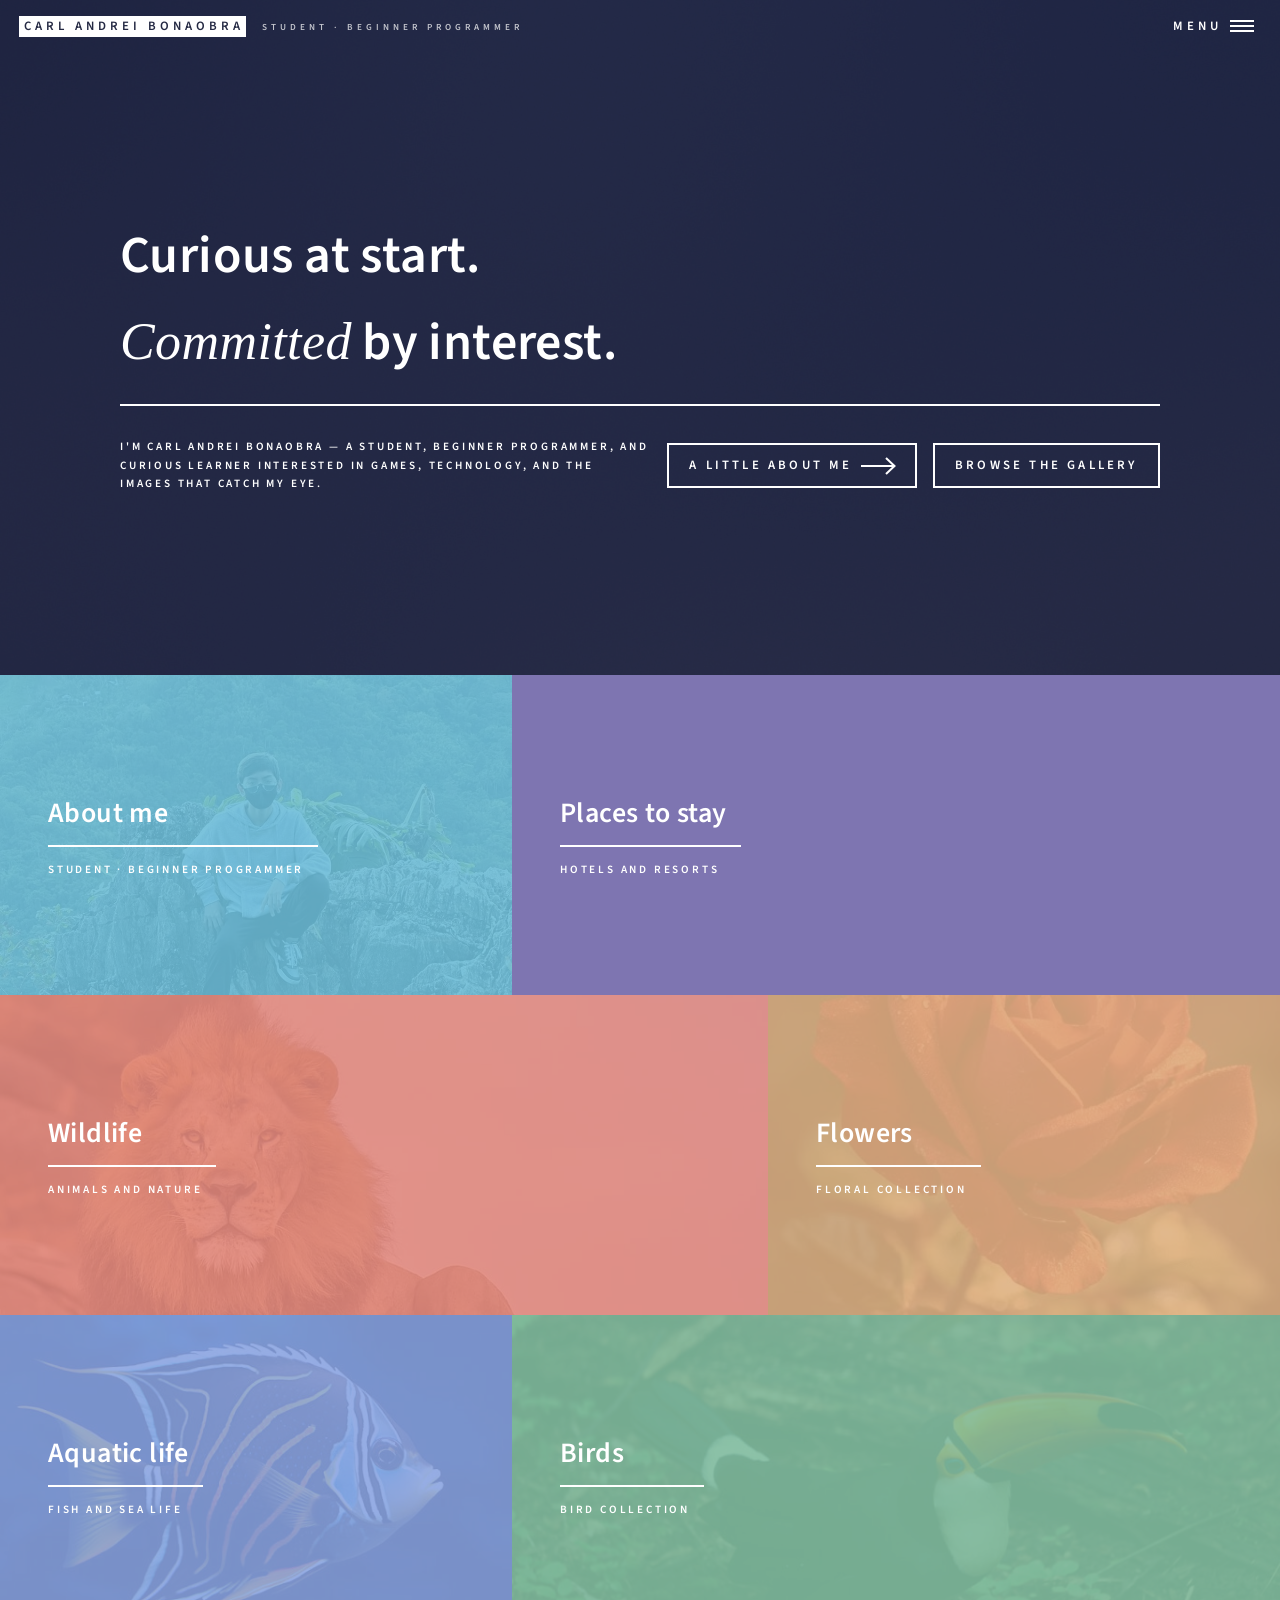
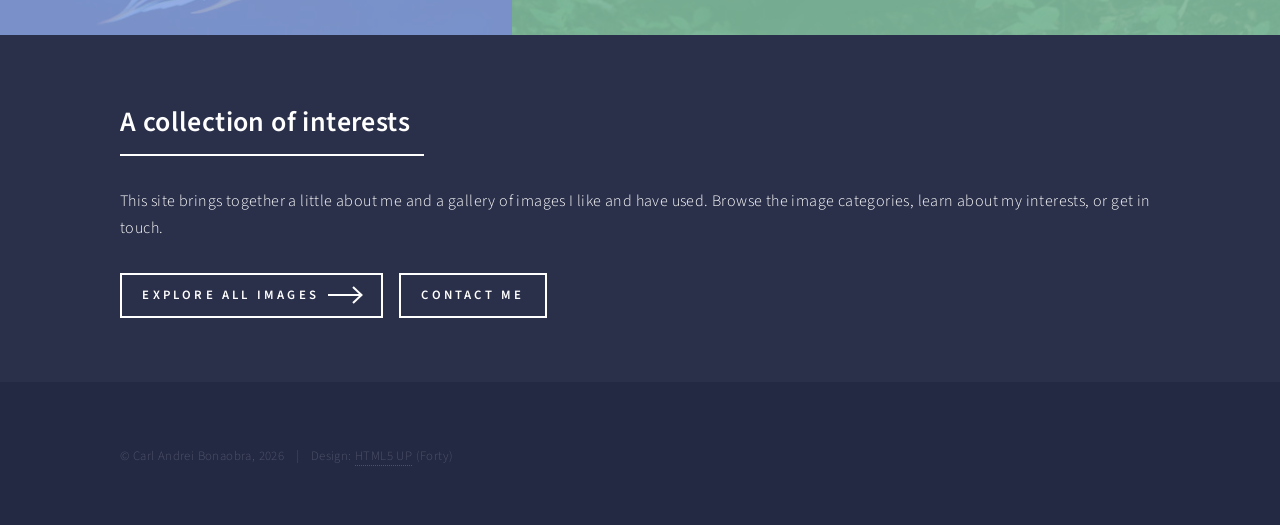
<file: index.html>
<!DOCTYPE HTML>
<html lang="en">
<head>
<title>Home — Carl Andrei Bonaobra</title>
<meta charset="utf-8">
<meta name="viewport" content="width=device-width, initial-scale=1">
<meta name="description" content="The personal website and image collection of Carl Andrei Bonaobra.">
<link rel="stylesheet" href="assets/css/main.css">
<link rel="stylesheet" href="assets/css/site-overrides.css">
<noscript><link rel="stylesheet" href="assets/css/noscript.css"></noscript>

</head>
<body class="is-preload">
<div id="wrapper">
<header id="header" class="alt">
<a href="index.html" class="logo"><strong>Carl Andrei Bonaobra</strong> <span>Student · Beginner Programmer</span></a>
<nav><a href="#menu">Menu</a></nav>
</header>
<nav id="menu">
<ul class="links"><li><a href="index.html" aria-current="page">Home</a></li><li><a href="portfolio.html" >Gallery</a></li><li><a href="about.html" >About</a></li><li><a href="contact.html" >Contact</a></li></ul>
<ul class="actions stacked"><li><a href="portfolio.html" class="button primary fit">Explore the gallery</a></li><li><a href="contact.html" class="button fit">Get in touch</a></li></ul>
</nav>

<section id="banner" class="major">
<div class="inner">
<header class="major"><h1>Curious at start.<br><em>Committed</em> by interest.</h1></header>
<div class="content"><p>I'm Carl Andrei Bonaobra — a student, beginner programmer, and curious learner interested in games, technology, and the images that catch my eye.</p>
<ul class="actions"><li><a href="about.html" class="button next scrolly">A little about me</a></li><li><a href="portfolio.html" class="button">Browse the gallery</a></li></ul></div>
</div></section>
<div id="main">
<section id="one" class="tiles">
<article><span class="image"><img src="assets/img/site/drei.jpg" alt="Portrait of Carl Andrei Bonaobra"></span><header class="major"><h3><a href="about.html" class="link">About me</a></h3><p>Student · Beginner Programmer</p></header></article>
<article><span class="image"><img src="assets/img/site/ROKU KYOTO.jpg" alt="ROKU KYOTO resort"></span><header class="major"><h3><a href="portfolio.html#hotels" class="link">Places to stay</a></h3><p>Hotels and resorts</p></header></article>
<article><span class="image"><img src="assets/img/site/lion.jpg" alt="Lion"></span><header class="major"><h3><a href="portfolio.html#mammals" class="link">Wildlife</a></h3><p>Animals and nature</p></header></article>
<article><span class="image"><img src="assets/img/site/Rose.jpg" alt="Rose"></span><header class="major"><h3><a href="portfolio.html#flowers" class="link">Flowers</a></h3><p>Floral collection</p></header></article>
<article><span class="image"><img src="assets/img/site/Angelfish.jpg" alt="Angelfish"></span><header class="major"><h3><a href="portfolio.html#fish" class="link">Aquatic life</a></h3><p>Fish and sea life</p></header></article>
<article><span class="image"><img src="assets/img/site/toucan.jpg" alt="Toucan"></span><header class="major"><h3><a href="portfolio.html#birds" class="link">Birds</a></h3><p>Bird collection</p></header></article>
</section>
<section id="two"><div class="inner"><header class="major"><h2>A collection of interests</h2></header>
<p>This site brings together a little about me and a gallery of images I like and have used. Browse the image categories, learn about my interests, or get in touch.</p>
<ul class="actions"><li><a href="portfolio.html" class="button next">Explore all images</a></li><li><a href="contact.html" class="button">Contact me</a></li></ul></div></section>
</div>
<footer id="footer"><div class="inner">
<ul class="copyright"><li>© Carl Andrei Bonaobra, 2026</li><li>Design: <a href="https://html5up.net">HTML5 UP</a> (Forty)</li></ul>
</div></footer>
</div>
<script src="assets/js/jquery.min.js"></script>
<script src="assets/js/jquery.scrolly.min.js"></script>
<script src="assets/js/jquery.scrollex.min.js"></script>
<script src="assets/js/browser.min.js"></script>
<script src="assets/js/breakpoints.min.js"></script>
<script src="assets/js/util.js"></script>
<script src="assets/js/main.js"></script>
<script src="assets/js/site.js"></script>

</body></html>
</file>
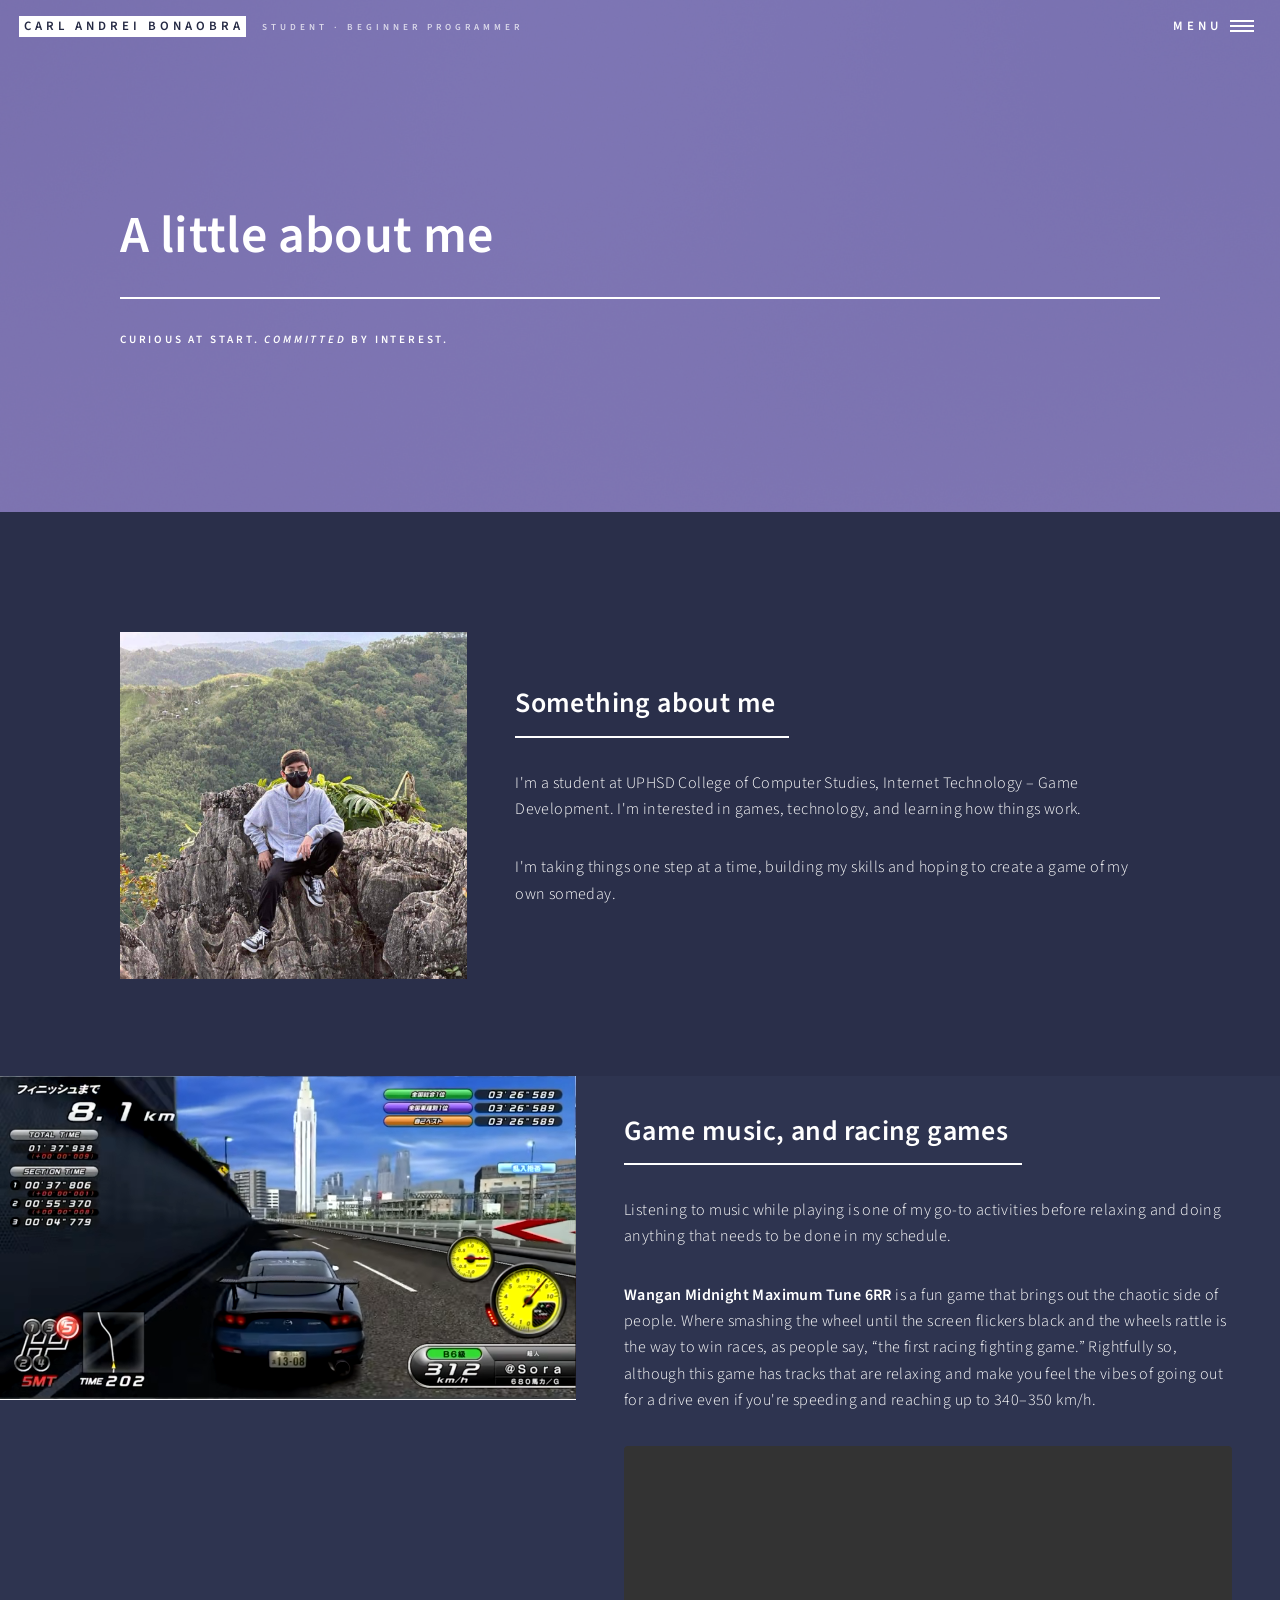
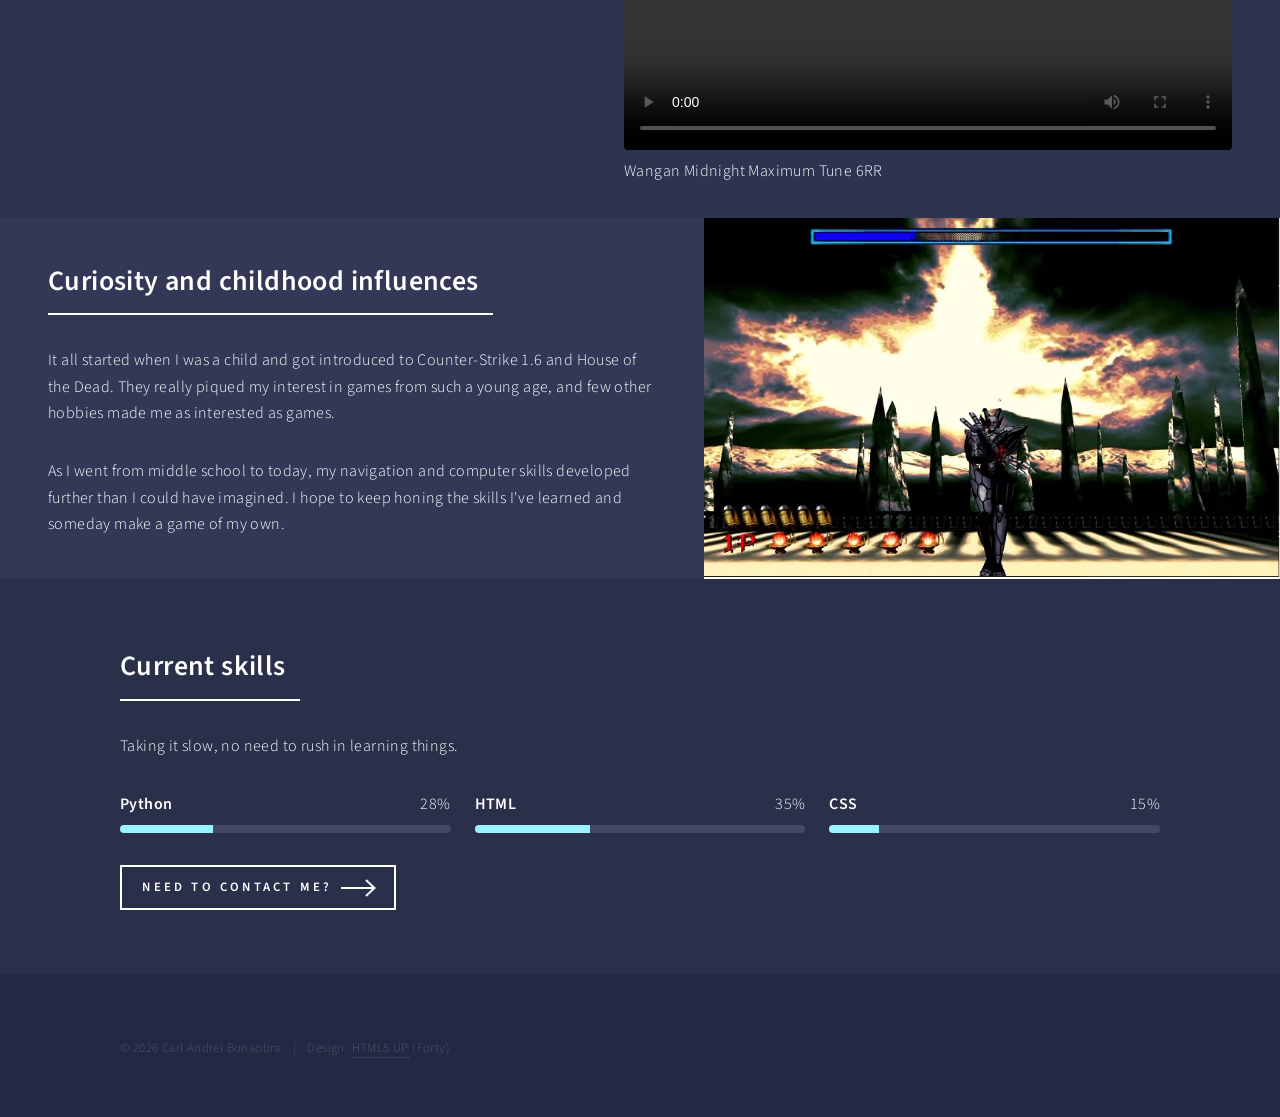
<file: about.html>
<!DOCTYPE HTML>
<html lang="en">
<head>
<title>About — Carl Andrei Bonaobra</title>
<meta charset="utf-8">
<meta name="viewport" content="width=device-width, initial-scale=1">
<meta name="description" content="The personal website and image collection of Carl Andrei Bonaobra.">
<link rel="stylesheet" href="assets/css/main.css">
<link rel="stylesheet" href="assets/css/site-overrides.css">
<noscript><link rel="stylesheet" href="assets/css/noscript.css"></noscript>

</head>
<body class="is-preload">
<div id="wrapper">
<header id="header" class="alt">
<a href="index.html" class="logo"><strong>Carl Andrei Bonaobra</strong> <span>Student · Beginner Programmer</span></a>
<nav><a href="#menu">Menu</a></nav>
</header>
<nav id="menu">
<ul class="links"><li><a href="index.html" >Home</a></li><li><a href="portfolio.html" >Gallery</a></li><li><a href="about.html" aria-current="page">About</a></li><li><a href="contact.html" >Contact</a></li></ul>
<ul class="actions stacked"><li><a href="portfolio.html" class="button primary fit">Explore the gallery</a></li><li><a href="contact.html" class="button fit">Get in touch</a></li></ul>
</nav>

<section id="banner" class="style2"><div class="inner"><header class="major"><h1>A little about me</h1></header><div class="content"><p>Curious at start. <em>Committed</em> by interest.</p></div></div></section>
<div id="main">
<section class="inner"><div class="about-layout">
<div class="about-photo"><img src="assets/img/site/drei.jpg" alt="Portrait of Carl Andrei Bonaobra"></div>
<div><header class="major"><h2>Something about me</h2></header>
<p>I'm a student at UPHSD College of Computer Studies, Internet Technology – Game Development. I'm interested in games, technology, and learning how things work.</p>
<p>I'm taking things one step at a time, building my skills and hoping to create a game of my own someday.</p></div></div></section>
<section class="spotlights">
<section><a href="portfolio.html" class="image"><img src="assets/img/site/wmmt.jpg" alt="A resort image from the gallery" data-position="center center"></a><div class="content"><div class="inner"><header class="major"><h2>Game music, and racing games</h2></header>
<p>Listening to music while playing is one of my go-to activities before relaxing and doing anything that needs to be done in my schedule.</p>
<p><strong>Wangan Midnight Maximum Tune 6RR</strong> is a fun game that brings out the chaotic side of people. Where smashing the wheel until the screen flickers black and the wheels rattle is the way to win races, as people say, “the first racing fighting game.” Rightfully so, although this game has tracks that are relaxing and make you feel the vibes of going out for a drive even if you're speeding and reaching up to 340–350 km/h.</p>
<div class="video-embed" style="margin-top:1.5rem;">
  <video controls preload="metadata" playsinline style="display:block;width:100%;height:auto;border-radius:0.25rem;">
    <source src="assets/video/wmmt6rr.mp4" type="video/mp4">
    Your browser does not support HTML5 video.
  </video>
  <p class="video-caption" style="margin-top:.5rem;"><small>Wangan Midnight Maximum Tune 6RR</small></p>
</div></div></div></section>
<section><a href="portfolio.html" class="image"><img src="assets/img/site/hotd.jpg"></a><div class="content"><div class="inner"><header class="major"><h2>Curiosity and childhood influences</h2></header>
<p>It all started when I was a child and got introduced to Counter-Strike 1.6 and House of the Dead. They really piqued my interest in games from such a young age, and few other hobbies made me as interested as games.</p>
<p>As I went from middle school to today, my navigation and computer skills developed further than I could have imagined. I hope to keep honing the skills I've learned and someday make a game of my own.</p></div></div></section>
</section>
<section class="inner"><header class="major"><h2>Current skills</h2></header><p>Taking it slow, no need to rush in learning things.</p>
<div class="skill-list">
<div class="skill"><div><strong>Python</strong><span>28%</span></div><div class="skill-track"><span style="width:28%"></span></div></div>
<div class="skill"><div><strong>HTML</strong><span>35%</span></div><div class="skill-track"><span style="width:35%"></span></div></div>
<div class="skill"><div><strong>CSS</strong><span>15%</span></div><div class="skill-track"><span style="width:15%"></span></div></div>
</div>
<ul class="actions"><li><a href="contact.html" class="button next">Need to contact me?</a></li></ul>
</section></div>

<footer id="footer"><div class="inner">
<ul class="copyright"><li>© 2026 Carl Andrei Bonaobra</li><li>Design: <a href="https://html5up.net">HTML5 UP</a> (Forty)</li></ul>
</div></footer>
</div>
<script src="assets/js/jquery.min.js"></script>
<script src="assets/js/jquery.scrolly.min.js"></script>
<script src="assets/js/jquery.scrollex.min.js"></script>
<script src="assets/js/browser.min.js"></script>
<script src="assets/js/breakpoints.min.js"></script>
<script src="assets/js/util.js"></script>
<script src="assets/js/main.js"></script>
<script src="assets/js/site.js"></script>

</body></html>
</file>
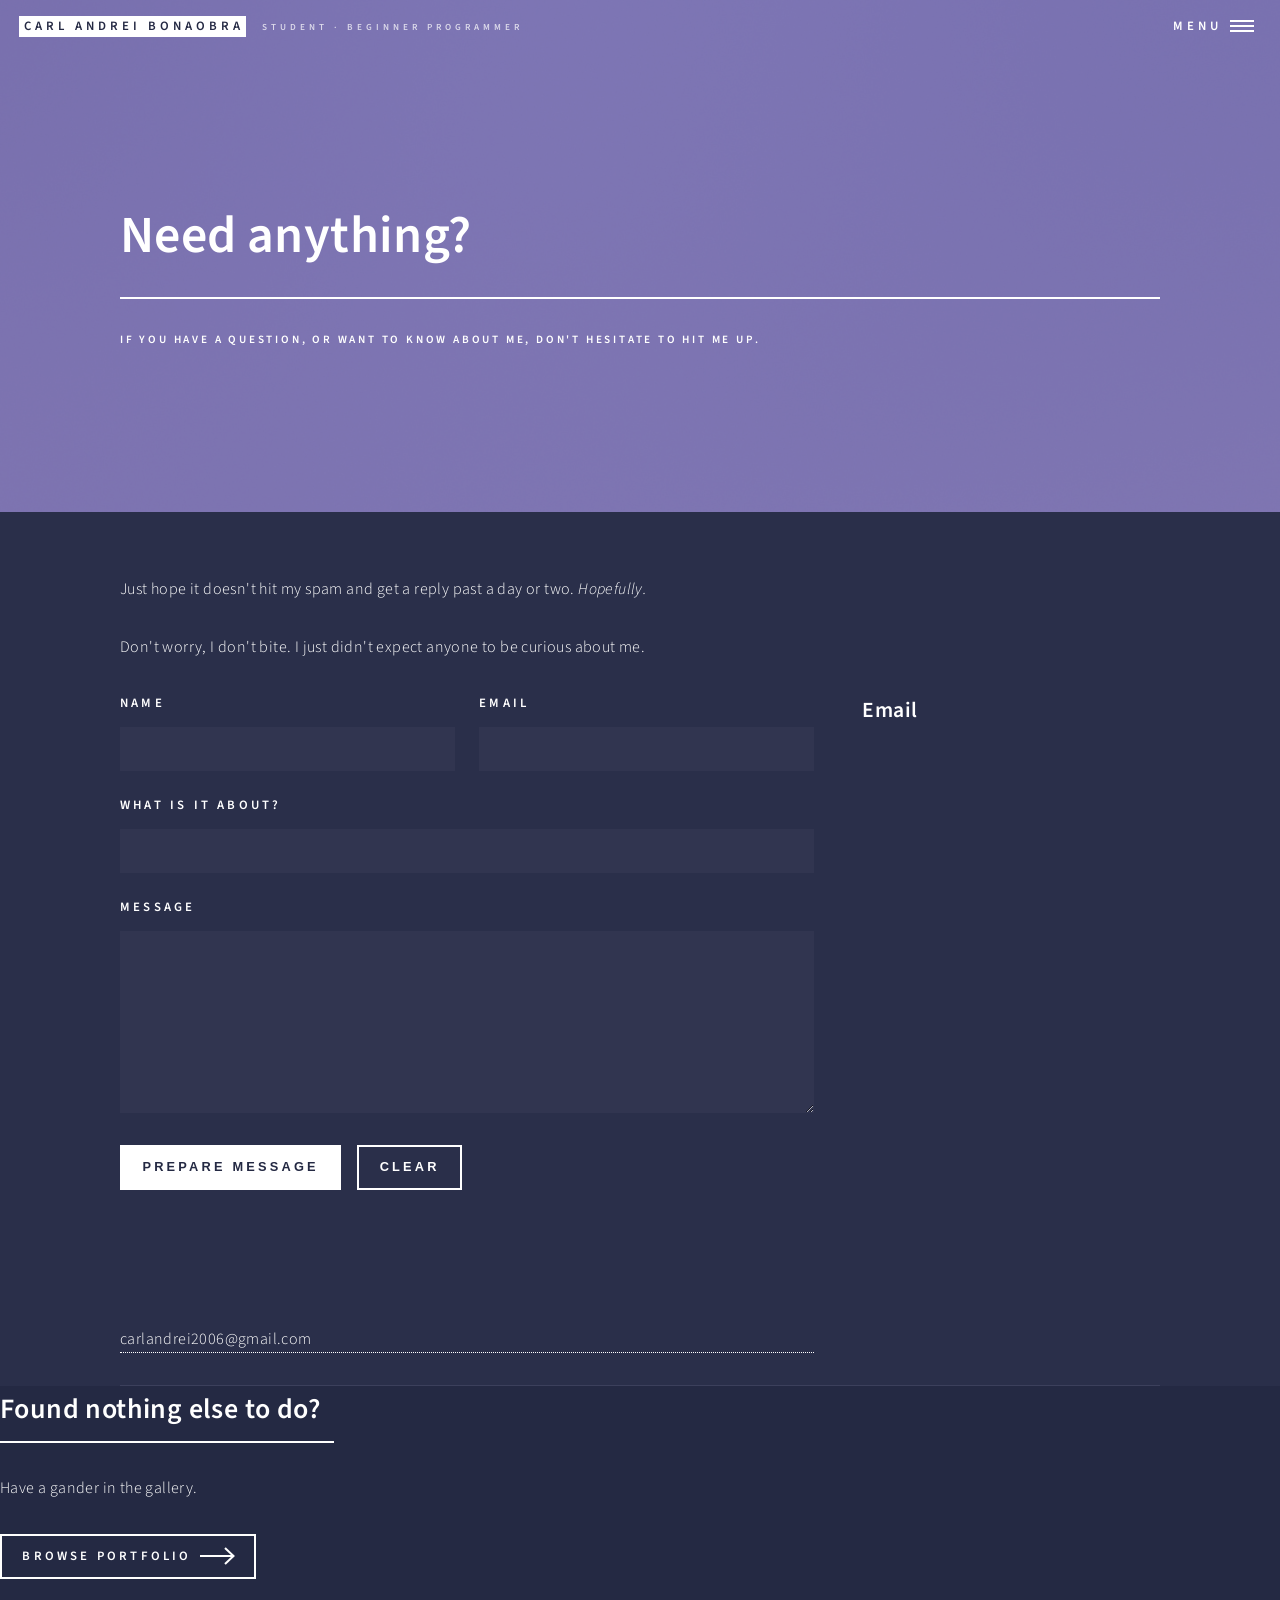
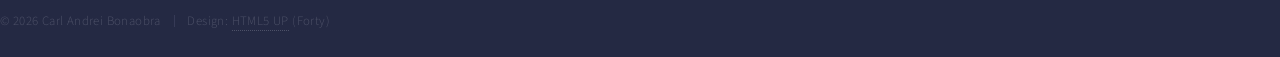
<file: contact.html>
<!DOCTYPE HTML>
<html lang="en">
<head>
<title>Contact — Carl Andrei Bonaobra</title>
<meta charset="utf-8">
<meta name="viewport" content="width=device-width, initial-scale=1">
<meta name="description" content="The personal website and image collection of Carl Andrei Bonaobra.">
<link rel="stylesheet" href="assets/css/main.css">
<link rel="stylesheet" href="assets/css/site-overrides.css">
<noscript><link rel="stylesheet" href="assets/css/noscript.css"></noscript>

</head>
<body class="is-preload">
<div id="wrapper">
<header id="header" class="alt">
<a href="index.html" class="logo"><strong>Carl Andrei Bonaobra</strong> <span>Student · Beginner Programmer</span></a>
<nav><a href="#menu">Menu</a></nav>
</header>
<nav id="menu">
<ul class="links"><li><a href="index.html" >Home</a></li><li><a href="portfolio.html" >Gallery</a></li><li><a href="about.html" >About</a></li><li><a href="contact.html" aria-current="page">Contact</a></li></ul>
<ul class="actions stacked"><li><a href="portfolio.html" class="button primary fit">Explore the gallery</a></li><li><a href="contact.html" class="button fit">Get in touch</a></li></ul>
</nav>

<section id="banner" class="style2"><div class="inner"><header class="major"><h1>Need anything?</h1></header><div class="content"><p>If you have a question, or want to know about me, don't hesitate to hit me up.</p></div></div></section>
<div id="main"><section id="contact" class="inner">
<p>Just hope it doesn't hit my spam and get a reply past a day or two. <em>Hopefully.</em></p>
<p>Don't worry, I don't bite. I just didn't expect anyone to be curious about me.</p>
<div class="contact-layout">
<section><form id="contact-form">
<div class="fields">
<div class="field half"><label for="name">Name</label><input type="text" id="name" name="name" required></div>
<div class="field half"><label for="email">Email</label><input type="email" id="email" name="email" required></div>
<div class="field"><label for="subject">What is it about?</label><input type="text" id="subject" name="subject" required></div>
<div class="field"><label for="message">Message</label><textarea id="message" name="message" rows="6" required></textarea></div>
</div><ul class="actions"><li><button type="submit" class="button primary">Prepare message</button></li><li><button type="reset" class="button">Clear</button></li></ul>
<p id="form-status" role="status" aria-live="polite"></p>
</form></section>
<h3>Email</h3><a href="mailto:carlandrei2006@gmail.com">carlandrei2006@gmail.com</a></div></section>
</div>
</section>
<section class="inner"><header class="major"><h2>Found nothing else to do?</h2></header><p>Have a gander in the gallery.</p><ul class="actions"><li><a href="portfolio.html" class="button next">Browse portfolio</a></li></ul></section>
</div>
<footer id="footer"><div class="inner">
<ul class="copyright"><li>© 2026 Carl Andrei Bonaobra</li><li>Design: <a href="https://html5up.net">HTML5 UP</a> (Forty)</li></ul>
</div></footer>
</div>
<script src="assets/js/jquery.min.js"></script>
<script src="assets/js/jquery.scrolly.min.js"></script>
<script src="assets/js/jquery.scrollex.min.js"></script>
<script src="assets/js/browser.min.js"></script>
<script src="assets/js/breakpoints.min.js"></script>
<script src="assets/js/util.js"></script>
<script src="assets/js/main.js"></script>
<script src="assets/js/site.js"></script>

</body></html>
</file>
<file: assets/css/site-overrides.css>
/* Personal site additions for the HTML5 UP Forty template */
#header .logo span { margin-left: .6em; font-size: .72em; opacity: .72; }
#banner h1 em { font-family: Georgia, serif; font-weight: 400; }
#banner .content p { max-width: 58em; }
#menu .links a[aria-current="page"] { color: #9bf1ff; }
.gallery-section { padding-top: 3.5em; padding-bottom: 4em; }
.filter-bar { display:flex; flex-wrap:wrap; gap:.65em; margin:0 0 1em; }
.filter-bar .button { margin:0; }
.filter-bar .button.active { background:#fff; color:#242943 !important; box-shadow:inset 0 0 0 2px #9bf1ff; }
.filter-bar .count { display:inline-block; margin-left:.45em; opacity:.65; font-size:.8em; }
.gallery-result { color:rgba(244,244,255,.65); font-size:.85em; margin:0 0 1.25em; }
.gallery-grid { display:grid; grid-template-columns:repeat(3,minmax(0,1fr)); gap:1.5em; }
.gallery-card { min-width:0; }
.gallery-card[hidden] { display:none !important; }
.gallery-image-link { display:block; overflow:hidden; aspect-ratio:1.2/1; background:#30354f; }
.gallery-image-link img { width:100%; height:100%; object-fit:cover; transition:transform .35s ease; }
.gallery-image-link:hover img { transform:scale(1.045); }
.gallery-card-copy { display:flex; justify-content:space-between; align-items:baseline; gap:.75em; padding:.8em .1em 1.1em; }
.gallery-card-copy h3 { font-size:1em; margin:0; }
.gallery-card-copy p { margin:0; color:rgba(244,244,255,.58); font-size:.78em; text-align:right; }
.lightbox { position:fixed; z-index:10000; inset:0; display:none; align-items:center; justify-content:center; padding:3em; background:rgba(12,14,24,.94); }
.lightbox.open { display:flex; }
.lightbox figure { margin:0; max-width:min(100%,1100px); max-height:100%; text-align:center; }
.lightbox figure img { max-width:100%; max-height:78vh; margin:auto; object-fit:contain; }
.lightbox figcaption { color:#fff; padding-top:.8em; }
.lightbox-close { position:absolute; top:1em; right:1.2em; background:transparent; border:0; color:#fff; font-size:2.5em; cursor:pointer; }
.about-layout { display:grid; grid-template-columns:minmax(220px,.7fr) 1.3fr; gap:3em; align-items:center; padding:3.5em 0; }
.about-photo img { width:100%; max-height:560px; object-fit:cover; }
.skill-list { display:grid; grid-template-columns:repeat(3,1fr); gap:1.5em; margin:2em 0; }
.skill > div:first-child { display:flex; justify-content:space-between; margin-bottom:.5em; }
.skill-track { height:8px; background:rgba(212,212,255,.15); border-radius:10px; overflow:hidden; }
.skill-track span { display:block; height:100%; background:#9bf1ff; }
.contact-layout { display:grid; grid-template-columns:1.4fr .6fr; gap:3em; margin-top:2em; }
.contact-details { padding:1em 0; }
#form-status { min-height:1.5em; color:#9bf1ff; }
@media screen and (max-width:980px) {
 .gallery-grid { grid-template-columns:repeat(2,minmax(0,1fr)); }
 .about-layout { gap:2em; }
}
@media screen and (max-width:736px) {
 #header .logo span { display:none; }
 .gallery-grid { grid-template-columns:1fr; gap:.75em; }
 .gallery-card-copy { padding:.6em .1em 1em; }
 .about-layout,.contact-layout { grid-template-columns:1fr; gap:1.5em; }
 .about-photo img { max-height:440px; }
 .skill-list { grid-template-columns:1fr; gap:1em; }
 .lightbox { padding:1em; }
}
</file>
<file: assets/css/noscript.css>
/*
	Forty by HTML5 UP
	html5up.net | @ajlkn
	Free for personal and commercial use under the CCA 3.0 license (html5up.net/license)
*/

/* Banner */

	body.is-preload #banner:after {
		opacity: 0.85;
	}

	body.is-preload #banner > .inner {
		-moz-filter: none;
		-webkit-filter: none;
		-ms-filter: none;
		filter: none;
		-moz-transform: none;
		-webkit-transform: none;
		-ms-transform: none;
		transform: none;
		opacity: 1;
	}
</file>
<file: assets/css/main.css>
@import url(fontawesome-all.min.css);
@import url("https://fonts.googleapis.com/css?family=Source+Sans+Pro:300,300italic,600,600italic");

/*
	Forty by HTML5 UP
	html5up.net | @ajlkn
	Free for personal and commercial use under the CCA 3.0 license (html5up.net/license)
*/

html, body, div, span, applet, object,
iframe, h1, h2, h3, h4, h5, h6, p, blockquote,
pre, a, abbr, acronym, address, big, cite,
code, del, dfn, em, img, ins, kbd, q, s, samp,
small, strike, strong, sub, sup, tt, var, b,
u, i, center, dl, dt, dd, ol, ul, li, fieldset,
form, label, legend, table, caption, tbody,
tfoot, thead, tr, th, td, article, aside,
canvas, details, embed, figure, figcaption,
footer, header, hgroup, menu, nav, output, ruby,
section, summary, time, mark, audio, video {
	margin: 0;
	padding: 0;
	border: 0;
	font-size: 100%;
	font: inherit;
	vertical-align: baseline;}

article, aside, details, figcaption, figure,
footer, header, hgroup, menu, nav, section {
	display: block;}

body {
	line-height: 1;
}

ol, ul {
	list-style: none;
}

blockquote, q {
	quotes: none;
}

	blockquote:before, blockquote:after, q:before, q:after {
		content: '';
		content: none;
	}

table {
	border-collapse: collapse;
	border-spacing: 0;
}

body {
	-webkit-text-size-adjust: none;
}

mark {
	background-color: transparent;
	color: inherit;
}

input::-moz-focus-inner {
	border: 0;
	padding: 0;
}

input, select, textarea {
	-moz-appearance: none;
	-webkit-appearance: none;
	-ms-appearance: none;
	appearance: none;
}

/* Basic */

	@-ms-viewport {
		width: device-width;
	}

	body {
		-ms-overflow-style: scrollbar;
	}

	@media screen and (max-width: 480px) {

		html, body {
			min-width: 320px;
		}

	}

	html {
		box-sizing: border-box;
	}

	*, *:before, *:after {
		box-sizing: inherit;
	}

	body {
		background: #242943;
	}

		body.is-preload *, body.is-preload *:before, body.is-preload *:after {
			-moz-animation: none !important;
			-webkit-animation: none !important;
			-ms-animation: none !important;
			animation: none !important;
			-moz-transition: none !important;
			-webkit-transition: none !important;
			-ms-transition: none !important;
			transition: none !important;
		}

/* Type */

	body, input, select, textarea {
		color: #ffffff;
		font-family: "Source Sans Pro", Helvetica, sans-serif;
		font-size: 17pt;
		font-weight: 300;
		letter-spacing: 0.025em;
		line-height: 1.65;
	}

		@media screen and (max-width: 1680px) {

			body, input, select, textarea {
				font-size: 14pt;
			}

		}

		@media screen and (max-width: 1280px) {

			body, input, select, textarea {
				font-size: 12pt;
			}

		}

		@media screen and (max-width: 360px) {

			body, input, select, textarea {
				font-size: 11pt;
			}

		}

	a {
		-moz-transition: color 0.2s ease-in-out, border-bottom-color 0.2s ease-in-out;
		-webkit-transition: color 0.2s ease-in-out, border-bottom-color 0.2s ease-in-out;
		-ms-transition: color 0.2s ease-in-out, border-bottom-color 0.2s ease-in-out;
		transition: color 0.2s ease-in-out, border-bottom-color 0.2s ease-in-out;
		border-bottom: dotted 1px;
		color: inherit;
		text-decoration: none;
	}

		a:hover {
			border-bottom-color: transparent;
			color: #9bf1ff !important;
		}

		a:active {
			color: #53e3fb !important;
		}

	strong, b {
		color: #ffffff;
		font-weight: 600;
	}

	em, i {
		font-style: italic;
	}

	p {
		margin: 0 0 2em 0;
	}

	h1, h2, h3, h4, h5, h6 {
		color: #ffffff;
		font-weight: 600;
		line-height: 1.65;
		margin: 0 0 1em 0;
	}

		h1 a, h2 a, h3 a, h4 a, h5 a, h6 a {
			color: inherit;
			border-bottom: 0;
		}

	h1 {
		font-size: 2.5em;
	}

	h2 {
		font-size: 1.75em;
	}

	h3 {
		font-size: 1.35em;
	}

	h4 {
		font-size: 1.1em;
	}

	h5 {
		font-size: 0.9em;
	}

	h6 {
		font-size: 0.7em;
	}

	@media screen and (max-width: 736px) {

		h1 {
			font-size: 2em;
		}

		h2 {
			font-size: 1.5em;
		}

		h3 {
			font-size: 1.25em;
		}

	}

	sub {
		font-size: 0.8em;
		position: relative;
		top: 0.5em;
	}

	sup {
		font-size: 0.8em;
		position: relative;
		top: -0.5em;
	}

	blockquote {
		border-left: solid 4px rgba(212, 212, 255, 0.1);
		font-style: italic;
		margin: 0 0 2em 0;
		padding: 0.5em 0 0.5em 2em;
	}

	code {
		background: rgba(212, 212, 255, 0.035);
		font-family: "Courier New", monospace;
		font-size: 0.9em;
		margin: 0 0.25em;
		padding: 0.25em 0.65em;
	}

	pre {
		-webkit-overflow-scrolling: touch;
		font-family: "Courier New", monospace;
		font-size: 0.9em;
		margin: 0 0 2em 0;
	}

		pre code {
			display: block;
			line-height: 1.75;
			padding: 1em 1.5em;
			overflow-x: auto;
		}

	hr {
		border: 0;
		border-bottom: solid 1px rgba(212, 212, 255, 0.1);
		margin: 2em 0;
	}

		hr.major {
			margin: 3em 0;
		}

	.align-left {
		text-align: left;
	}

	.align-center {
		text-align: center;
	}

	.align-right {
		text-align: right;
	}

/* Row */

	.row {
		display: flex;
		flex-wrap: wrap;
		box-sizing: border-box;
		align-items: stretch;
	}

		.row > * {
			box-sizing: border-box;
		}

		.row.gtr-uniform > * > :last-child {
			margin-bottom: 0;
		}

		.row.aln-left {
			justify-content: flex-start;
		}

		.row.aln-center {
			justify-content: center;
		}

		.row.aln-right {
			justify-content: flex-end;
		}

		.row.aln-top {
			align-items: flex-start;
		}

		.row.aln-middle {
			align-items: center;
		}

		.row.aln-bottom {
			align-items: flex-end;
		}

		.row > .imp {
			order: -1;
		}

		.row > .col-1 {
			width: 8.33333%;
		}

		.row > .off-1 {
			margin-left: 8.33333%;
		}

		.row > .col-2 {
			width: 16.66667%;
		}

		.row > .off-2 {
			margin-left: 16.66667%;
		}

		.row > .col-3 {
			width: 25%;
		}

		.row > .off-3 {
			margin-left: 25%;
		}

		.row > .col-4 {
			width: 33.33333%;
		}

		.row > .off-4 {
			margin-left: 33.33333%;
		}

		.row > .col-5 {
			width: 41.66667%;
		}

		.row > .off-5 {
			margin-left: 41.66667%;
		}

		.row > .col-6 {
			width: 50%;
		}

		.row > .off-6 {
			margin-left: 50%;
		}

		.row > .col-7 {
			width: 58.33333%;
		}

		.row > .off-7 {
			margin-left: 58.33333%;
		}

		.row > .col-8 {
			width: 66.66667%;
		}

		.row > .off-8 {
			margin-left: 66.66667%;
		}

		.row > .col-9 {
			width: 75%;
		}

		.row > .off-9 {
			margin-left: 75%;
		}

		.row > .col-10 {
			width: 83.33333%;
		}

		.row > .off-10 {
			margin-left: 83.33333%;
		}

		.row > .col-11 {
			width: 91.66667%;
		}

		.row > .off-11 {
			margin-left: 91.66667%;
		}

		.row > .col-12 {
			width: 100%;
		}

		.row > .off-12 {
			margin-left: 100%;
		}

		.row.gtr-0 {
			margin-top: 0;
			margin-left: 0em;
		}

			.row.gtr-0 > * {
				padding: 0 0 0 0em;
			}

			.row.gtr-0.gtr-uniform {
				margin-top: 0em;
			}

				.row.gtr-0.gtr-uniform > * {
					padding-top: 0em;
				}

		.row.gtr-25 {
			margin-top: 0;
			margin-left: -0.5em;
		}

			.row.gtr-25 > * {
				padding: 0 0 0 0.5em;
			}

			.row.gtr-25.gtr-uniform {
				margin-top: -0.5em;
			}

				.row.gtr-25.gtr-uniform > * {
					padding-top: 0.5em;
				}

		.row.gtr-50 {
			margin-top: 0;
			margin-left: -1em;
		}

			.row.gtr-50 > * {
				padding: 0 0 0 1em;
			}

			.row.gtr-50.gtr-uniform {
				margin-top: -1em;
			}

				.row.gtr-50.gtr-uniform > * {
					padding-top: 1em;
				}

		.row {
			margin-top: 0;
			margin-left: -2em;
		}

			.row > * {
				padding: 0 0 0 2em;
			}

			.row.gtr-uniform {
				margin-top: -2em;
			}

				.row.gtr-uniform > * {
					padding-top: 2em;
				}

		.row.gtr-150 {
			margin-top: 0;
			margin-left: -3em;
		}

			.row.gtr-150 > * {
				padding: 0 0 0 3em;
			}

			.row.gtr-150.gtr-uniform {
				margin-top: -3em;
			}

				.row.gtr-150.gtr-uniform > * {
					padding-top: 3em;
				}

		.row.gtr-200 {
			margin-top: 0;
			margin-left: -4em;
		}

			.row.gtr-200 > * {
				padding: 0 0 0 4em;
			}

			.row.gtr-200.gtr-uniform {
				margin-top: -4em;
			}

				.row.gtr-200.gtr-uniform > * {
					padding-top: 4em;
				}

		@media screen and (max-width: 1680px) {

			.row {
				display: flex;
				flex-wrap: wrap;
				box-sizing: border-box;
				align-items: stretch;
			}

				.row > * {
					box-sizing: border-box;
				}

				.row.gtr-uniform > * > :last-child {
					margin-bottom: 0;
				}

				.row.aln-left {
					justify-content: flex-start;
				}

				.row.aln-center {
					justify-content: center;
				}

				.row.aln-right {
					justify-content: flex-end;
				}

				.row.aln-top {
					align-items: flex-start;
				}

				.row.aln-middle {
					align-items: center;
				}

				.row.aln-bottom {
					align-items: flex-end;
				}

				.row > .imp-xlarge {
					order: -1;
				}

				.row > .col-1-xlarge {
					width: 8.33333%;
				}

				.row > .off-1-xlarge {
					margin-left: 8.33333%;
				}

				.row > .col-2-xlarge {
					width: 16.66667%;
				}

				.row > .off-2-xlarge {
					margin-left: 16.66667%;
				}

				.row > .col-3-xlarge {
					width: 25%;
				}

				.row > .off-3-xlarge {
					margin-left: 25%;
				}

				.row > .col-4-xlarge {
					width: 33.33333%;
				}

				.row > .off-4-xlarge {
					margin-left: 33.33333%;
				}

				.row > .col-5-xlarge {
					width: 41.66667%;
				}

				.row > .off-5-xlarge {
					margin-left: 41.66667%;
				}

				.row > .col-6-xlarge {
					width: 50%;
				}

				.row > .off-6-xlarge {
					margin-left: 50%;
				}

				.row > .col-7-xlarge {
					width: 58.33333%;
				}

				.row > .off-7-xlarge {
					margin-left: 58.33333%;
				}

				.row > .col-8-xlarge {
					width: 66.66667%;
				}

				.row > .off-8-xlarge {
					margin-left: 66.66667%;
				}

				.row > .col-9-xlarge {
					width: 75%;
				}

				.row > .off-9-xlarge {
					margin-left: 75%;
				}

				.row > .col-10-xlarge {
					width: 83.33333%;
				}

				.row > .off-10-xlarge {
					margin-left: 83.33333%;
				}

				.row > .col-11-xlarge {
					width: 91.66667%;
				}

				.row > .off-11-xlarge {
					margin-left: 91.66667%;
				}

				.row > .col-12-xlarge {
					width: 100%;
				}

				.row > .off-12-xlarge {
					margin-left: 100%;
				}

				.row.gtr-0 {
					margin-top: 0;
					margin-left: 0em;
				}

					.row.gtr-0 > * {
						padding: 0 0 0 0em;
					}

					.row.gtr-0.gtr-uniform {
						margin-top: 0em;
					}

						.row.gtr-0.gtr-uniform > * {
							padding-top: 0em;
						}

				.row.gtr-25 {
					margin-top: 0;
					margin-left: -0.5em;
				}

					.row.gtr-25 > * {
						padding: 0 0 0 0.5em;
					}

					.row.gtr-25.gtr-uniform {
						margin-top: -0.5em;
					}

						.row.gtr-25.gtr-uniform > * {
							padding-top: 0.5em;
						}

				.row.gtr-50 {
					margin-top: 0;
					margin-left: -1em;
				}

					.row.gtr-50 > * {
						padding: 0 0 0 1em;
					}

					.row.gtr-50.gtr-uniform {
						margin-top: -1em;
					}

						.row.gtr-50.gtr-uniform > * {
							padding-top: 1em;
						}

				.row {
					margin-top: 0;
					margin-left: -2em;
				}

					.row > * {
						padding: 0 0 0 2em;
					}

					.row.gtr-uniform {
						margin-top: -2em;
					}

						.row.gtr-uniform > * {
							padding-top: 2em;
						}

				.row.gtr-150 {
					margin-top: 0;
					margin-left: -3em;
				}

					.row.gtr-150 > * {
						padding: 0 0 0 3em;
					}

					.row.gtr-150.gtr-uniform {
						margin-top: -3em;
					}

						.row.gtr-150.gtr-uniform > * {
							padding-top: 3em;
						}

				.row.gtr-200 {
					margin-top: 0;
					margin-left: -4em;
				}

					.row.gtr-200 > * {
						padding: 0 0 0 4em;
					}

					.row.gtr-200.gtr-uniform {
						margin-top: -4em;
					}

						.row.gtr-200.gtr-uniform > * {
							padding-top: 4em;
						}

		}

		@media screen and (max-width: 1280px) {

			.row {
				display: flex;
				flex-wrap: wrap;
				box-sizing: border-box;
				align-items: stretch;
			}

				.row > * {
					box-sizing: border-box;
				}

				.row.gtr-uniform > * > :last-child {
					margin-bottom: 0;
				}

				.row.aln-left {
					justify-content: flex-start;
				}

				.row.aln-center {
					justify-content: center;
				}

				.row.aln-right {
					justify-content: flex-end;
				}

				.row.aln-top {
					align-items: flex-start;
				}

				.row.aln-middle {
					align-items: center;
				}

				.row.aln-bottom {
					align-items: flex-end;
				}

				.row > .imp-large {
					order: -1;
				}

				.row > .col-1-large {
					width: 8.33333%;
				}

				.row > .off-1-large {
					margin-left: 8.33333%;
				}

				.row > .col-2-large {
					width: 16.66667%;
				}

				.row > .off-2-large {
					margin-left: 16.66667%;
				}

				.row > .col-3-large {
					width: 25%;
				}

				.row > .off-3-large {
					margin-left: 25%;
				}

				.row > .col-4-large {
					width: 33.33333%;
				}

				.row > .off-4-large {
					margin-left: 33.33333%;
				}

				.row > .col-5-large {
					width: 41.66667%;
				}

				.row > .off-5-large {
					margin-left: 41.66667%;
				}

				.row > .col-6-large {
					width: 50%;
				}

				.row > .off-6-large {
					margin-left: 50%;
				}

				.row > .col-7-large {
					width: 58.33333%;
				}

				.row > .off-7-large {
					margin-left: 58.33333%;
				}

				.row > .col-8-large {
					width: 66.66667%;
				}

				.row > .off-8-large {
					margin-left: 66.66667%;
				}

				.row > .col-9-large {
					width: 75%;
				}

				.row > .off-9-large {
					margin-left: 75%;
				}

				.row > .col-10-large {
					width: 83.33333%;
				}

				.row > .off-10-large {
					margin-left: 83.33333%;
				}

				.row > .col-11-large {
					width: 91.66667%;
				}

				.row > .off-11-large {
					margin-left: 91.66667%;
				}

				.row > .col-12-large {
					width: 100%;
				}

				.row > .off-12-large {
					margin-left: 100%;
				}

				.row.gtr-0 {
					margin-top: 0;
					margin-left: 0em;
				}

					.row.gtr-0 > * {
						padding: 0 0 0 0em;
					}

					.row.gtr-0.gtr-uniform {
						margin-top: 0em;
					}

						.row.gtr-0.gtr-uniform > * {
							padding-top: 0em;
						}

				.row.gtr-25 {
					margin-top: 0;
					margin-left: -0.375em;
				}

					.row.gtr-25 > * {
						padding: 0 0 0 0.375em;
					}

					.row.gtr-25.gtr-uniform {
						margin-top: -0.375em;
					}

						.row.gtr-25.gtr-uniform > * {
							padding-top: 0.375em;
						}

				.row.gtr-50 {
					margin-top: 0;
					margin-left: -0.75em;
				}

					.row.gtr-50 > * {
						padding: 0 0 0 0.75em;
					}

					.row.gtr-50.gtr-uniform {
						margin-top: -0.75em;
					}

						.row.gtr-50.gtr-uniform > * {
							padding-top: 0.75em;
						}

				.row {
					margin-top: 0;
					margin-left: -1.5em;
				}

					.row > * {
						padding: 0 0 0 1.5em;
					}

					.row.gtr-uniform {
						margin-top: -1.5em;
					}

						.row.gtr-uniform > * {
							padding-top: 1.5em;
						}

				.row.gtr-150 {
					margin-top: 0;
					margin-left: -2.25em;
				}

					.row.gtr-150 > * {
						padding: 0 0 0 2.25em;
					}

					.row.gtr-150.gtr-uniform {
						margin-top: -2.25em;
					}

						.row.gtr-150.gtr-uniform > * {
							padding-top: 2.25em;
						}

				.row.gtr-200 {
					margin-top: 0;
					margin-left: -3em;
				}

					.row.gtr-200 > * {
						padding: 0 0 0 3em;
					}

					.row.gtr-200.gtr-uniform {
						margin-top: -3em;
					}

						.row.gtr-200.gtr-uniform > * {
							padding-top: 3em;
						}

		}

		@media screen and (max-width: 980px) {

			.row {
				display: flex;
				flex-wrap: wrap;
				box-sizing: border-box;
				align-items: stretch;
			}

				.row > * {
					box-sizing: border-box;
				}

				.row.gtr-uniform > * > :last-child {
					margin-bottom: 0;
				}

				.row.aln-left {
					justify-content: flex-start;
				}

				.row.aln-center {
					justify-content: center;
				}

				.row.aln-right {
					justify-content: flex-end;
				}

				.row.aln-top {
					align-items: flex-start;
				}

				.row.aln-middle {
					align-items: center;
				}

				.row.aln-bottom {
					align-items: flex-end;
				}

				.row > .imp-medium {
					order: -1;
				}

				.row > .col-1-medium {
					width: 8.33333%;
				}

				.row > .off-1-medium {
					margin-left: 8.33333%;
				}

				.row > .col-2-medium {
					width: 16.66667%;
				}

				.row > .off-2-medium {
					margin-left: 16.66667%;
				}

				.row > .col-3-medium {
					width: 25%;
				}

				.row > .off-3-medium {
					margin-left: 25%;
				}

				.row > .col-4-medium {
					width: 33.33333%;
				}

				.row > .off-4-medium {
					margin-left: 33.33333%;
				}

				.row > .col-5-medium {
					width: 41.66667%;
				}

				.row > .off-5-medium {
					margin-left: 41.66667%;
				}

				.row > .col-6-medium {
					width: 50%;
				}

				.row > .off-6-medium {
					margin-left: 50%;
				}

				.row > .col-7-medium {
					width: 58.33333%;
				}

				.row > .off-7-medium {
					margin-left: 58.33333%;
				}

				.row > .col-8-medium {
					width: 66.66667%;
				}

				.row > .off-8-medium {
					margin-left: 66.66667%;
				}

				.row > .col-9-medium {
					width: 75%;
				}

				.row > .off-9-medium {
					margin-left: 75%;
				}

				.row > .col-10-medium {
					width: 83.33333%;
				}

				.row > .off-10-medium {
					margin-left: 83.33333%;
				}

				.row > .col-11-medium {
					width: 91.66667%;
				}

				.row > .off-11-medium {
					margin-left: 91.66667%;
				}

				.row > .col-12-medium {
					width: 100%;
				}

				.row > .off-12-medium {
					margin-left: 100%;
				}

				.row.gtr-0 {
					margin-top: 0;
					margin-left: 0em;
				}

					.row.gtr-0 > * {
						padding: 0 0 0 0em;
					}

					.row.gtr-0.gtr-uniform {
						margin-top: 0em;
					}

						.row.gtr-0.gtr-uniform > * {
							padding-top: 0em;
						}

				.row.gtr-25 {
					margin-top: 0;
					margin-left: -0.375em;
				}

					.row.gtr-25 > * {
						padding: 0 0 0 0.375em;
					}

					.row.gtr-25.gtr-uniform {
						margin-top: -0.375em;
					}

						.row.gtr-25.gtr-uniform > * {
							padding-top: 0.375em;
						}

				.row.gtr-50 {
					margin-top: 0;
					margin-left: -0.75em;
				}

					.row.gtr-50 > * {
						padding: 0 0 0 0.75em;
					}

					.row.gtr-50.gtr-uniform {
						margin-top: -0.75em;
					}

						.row.gtr-50.gtr-uniform > * {
							padding-top: 0.75em;
						}

				.row {
					margin-top: 0;
					margin-left: -1.5em;
				}

					.row > * {
						padding: 0 0 0 1.5em;
					}

					.row.gtr-uniform {
						margin-top: -1.5em;
					}

						.row.gtr-uniform > * {
							padding-top: 1.5em;
						}

				.row.gtr-150 {
					margin-top: 0;
					margin-left: -2.25em;
				}

					.row.gtr-150 > * {
						padding: 0 0 0 2.25em;
					}

					.row.gtr-150.gtr-uniform {
						margin-top: -2.25em;
					}

						.row.gtr-150.gtr-uniform > * {
							padding-top: 2.25em;
						}

				.row.gtr-200 {
					margin-top: 0;
					margin-left: -3em;
				}

					.row.gtr-200 > * {
						padding: 0 0 0 3em;
					}

					.row.gtr-200.gtr-uniform {
						margin-top: -3em;
					}

						.row.gtr-200.gtr-uniform > * {
							padding-top: 3em;
						}

		}

		@media screen and (max-width: 736px) {

			.row {
				display: flex;
				flex-wrap: wrap;
				box-sizing: border-box;
				align-items: stretch;
			}

				.row > * {
					box-sizing: border-box;
				}

				.row.gtr-uniform > * > :last-child {
					margin-bottom: 0;
				}

				.row.aln-left {
					justify-content: flex-start;
				}

				.row.aln-center {
					justify-content: center;
				}

				.row.aln-right {
					justify-content: flex-end;
				}

				.row.aln-top {
					align-items: flex-start;
				}

				.row.aln-middle {
					align-items: center;
				}

				.row.aln-bottom {
					align-items: flex-end;
				}

				.row > .imp-small {
					order: -1;
				}

				.row > .col-1-small {
					width: 8.33333%;
				}

				.row > .off-1-small {
					margin-left: 8.33333%;
				}

				.row > .col-2-small {
					width: 16.66667%;
				}

				.row > .off-2-small {
					margin-left: 16.66667%;
				}

				.row > .col-3-small {
					width: 25%;
				}

				.row > .off-3-small {
					margin-left: 25%;
				}

				.row > .col-4-small {
					width: 33.33333%;
				}

				.row > .off-4-small {
					margin-left: 33.33333%;
				}

				.row > .col-5-small {
					width: 41.66667%;
				}

				.row > .off-5-small {
					margin-left: 41.66667%;
				}

				.row > .col-6-small {
					width: 50%;
				}

				.row > .off-6-small {
					margin-left: 50%;
				}

				.row > .col-7-small {
					width: 58.33333%;
				}

				.row > .off-7-small {
					margin-left: 58.33333%;
				}

				.row > .col-8-small {
					width: 66.66667%;
				}

				.row > .off-8-small {
					margin-left: 66.66667%;
				}

				.row > .col-9-small {
					width: 75%;
				}

				.row > .off-9-small {
					margin-left: 75%;
				}

				.row > .col-10-small {
					width: 83.33333%;
				}

				.row > .off-10-small {
					margin-left: 83.33333%;
				}

				.row > .col-11-small {
					width: 91.66667%;
				}

				.row > .off-11-small {
					margin-left: 91.66667%;
				}

				.row > .col-12-small {
					width: 100%;
				}

				.row > .off-12-small {
					margin-left: 100%;
				}

				.row.gtr-0 {
					margin-top: 0;
					margin-left: 0em;
				}

					.row.gtr-0 > * {
						padding: 0 0 0 0em;
					}

					.row.gtr-0.gtr-uniform {
						margin-top: 0em;
					}

						.row.gtr-0.gtr-uniform > * {
							padding-top: 0em;
						}

				.row.gtr-25 {
					margin-top: 0;
					margin-left: -0.3125em;
				}

					.row.gtr-25 > * {
						padding: 0 0 0 0.3125em;
					}

					.row.gtr-25.gtr-uniform {
						margin-top: -0.3125em;
					}

						.row.gtr-25.gtr-uniform > * {
							padding-top: 0.3125em;
						}

				.row.gtr-50 {
					margin-top: 0;
					margin-left: -0.625em;
				}

					.row.gtr-50 > * {
						padding: 0 0 0 0.625em;
					}

					.row.gtr-50.gtr-uniform {
						margin-top: -0.625em;
					}

						.row.gtr-50.gtr-uniform > * {
							padding-top: 0.625em;
						}

				.row {
					margin-top: 0;
					margin-left: -1.25em;
				}

					.row > * {
						padding: 0 0 0 1.25em;
					}

					.row.gtr-uniform {
						margin-top: -1.25em;
					}

						.row.gtr-uniform > * {
							padding-top: 1.25em;
						}

				.row.gtr-150 {
					margin-top: 0;
					margin-left: -1.875em;
				}

					.row.gtr-150 > * {
						padding: 0 0 0 1.875em;
					}

					.row.gtr-150.gtr-uniform {
						margin-top: -1.875em;
					}

						.row.gtr-150.gtr-uniform > * {
							padding-top: 1.875em;
						}

				.row.gtr-200 {
					margin-top: 0;
					margin-left: -2.5em;
				}

					.row.gtr-200 > * {
						padding: 0 0 0 2.5em;
					}

					.row.gtr-200.gtr-uniform {
						margin-top: -2.5em;
					}

						.row.gtr-200.gtr-uniform > * {
							padding-top: 2.5em;
						}

		}

		@media screen and (max-width: 480px) {

			.row {
				display: flex;
				flex-wrap: wrap;
				box-sizing: border-box;
				align-items: stretch;
			}

				.row > * {
					box-sizing: border-box;
				}

				.row.gtr-uniform > * > :last-child {
					margin-bottom: 0;
				}

				.row.aln-left {
					justify-content: flex-start;
				}

				.row.aln-center {
					justify-content: center;
				}

				.row.aln-right {
					justify-content: flex-end;
				}

				.row.aln-top {
					align-items: flex-start;
				}

				.row.aln-middle {
					align-items: center;
				}

				.row.aln-bottom {
					align-items: flex-end;
				}

				.row > .imp-xsmall {
					order: -1;
				}

				.row > .col-1-xsmall {
					width: 8.33333%;
				}

				.row > .off-1-xsmall {
					margin-left: 8.33333%;
				}

				.row > .col-2-xsmall {
					width: 16.66667%;
				}

				.row > .off-2-xsmall {
					margin-left: 16.66667%;
				}

				.row > .col-3-xsmall {
					width: 25%;
				}

				.row > .off-3-xsmall {
					margin-left: 25%;
				}

				.row > .col-4-xsmall {
					width: 33.33333%;
				}

				.row > .off-4-xsmall {
					margin-left: 33.33333%;
				}

				.row > .col-5-xsmall {
					width: 41.66667%;
				}

				.row > .off-5-xsmall {
					margin-left: 41.66667%;
				}

				.row > .col-6-xsmall {
					width: 50%;
				}

				.row > .off-6-xsmall {
					margin-left: 50%;
				}

				.row > .col-7-xsmall {
					width: 58.33333%;
				}

				.row > .off-7-xsmall {
					margin-left: 58.33333%;
				}

				.row > .col-8-xsmall {
					width: 66.66667%;
				}

				.row > .off-8-xsmall {
					margin-left: 66.66667%;
				}

				.row > .col-9-xsmall {
					width: 75%;
				}

				.row > .off-9-xsmall {
					margin-left: 75%;
				}

				.row > .col-10-xsmall {
					width: 83.33333%;
				}

				.row > .off-10-xsmall {
					margin-left: 83.33333%;
				}

				.row > .col-11-xsmall {
					width: 91.66667%;
				}

				.row > .off-11-xsmall {
					margin-left: 91.66667%;
				}

				.row > .col-12-xsmall {
					width: 100%;
				}

				.row > .off-12-xsmall {
					margin-left: 100%;
				}

				.row.gtr-0 {
					margin-top: 0;
					margin-left: 0em;
				}

					.row.gtr-0 > * {
						padding: 0 0 0 0em;
					}

					.row.gtr-0.gtr-uniform {
						margin-top: 0em;
					}

						.row.gtr-0.gtr-uniform > * {
							padding-top: 0em;
						}

				.row.gtr-25 {
					margin-top: 0;
					margin-left: -0.3125em;
				}

					.row.gtr-25 > * {
						padding: 0 0 0 0.3125em;
					}

					.row.gtr-25.gtr-uniform {
						margin-top: -0.3125em;
					}

						.row.gtr-25.gtr-uniform > * {
							padding-top: 0.3125em;
						}

				.row.gtr-50 {
					margin-top: 0;
					margin-left: -0.625em;
				}

					.row.gtr-50 > * {
						padding: 0 0 0 0.625em;
					}

					.row.gtr-50.gtr-uniform {
						margin-top: -0.625em;
					}

						.row.gtr-50.gtr-uniform > * {
							padding-top: 0.625em;
						}

				.row {
					margin-top: 0;
					margin-left: -1.25em;
				}

					.row > * {
						padding: 0 0 0 1.25em;
					}

					.row.gtr-uniform {
						margin-top: -1.25em;
					}

						.row.gtr-uniform > * {
							padding-top: 1.25em;
						}

				.row.gtr-150 {
					margin-top: 0;
					margin-left: -1.875em;
				}

					.row.gtr-150 > * {
						padding: 0 0 0 1.875em;
					}

					.row.gtr-150.gtr-uniform {
						margin-top: -1.875em;
					}

						.row.gtr-150.gtr-uniform > * {
							padding-top: 1.875em;
						}

				.row.gtr-200 {
					margin-top: 0;
					margin-left: -2.5em;
				}

					.row.gtr-200 > * {
						padding: 0 0 0 2.5em;
					}

					.row.gtr-200.gtr-uniform {
						margin-top: -2.5em;
					}

						.row.gtr-200.gtr-uniform > * {
							padding-top: 2.5em;
						}

		}

/* Section/Article */

	section.special, article.special {
		text-align: center;
	}

	header.major {
		width: -moz-max-content;
		width: -webkit-max-content;
		width: -ms-max-content;
		width: max-content;
		margin-bottom: 2em;
	}

		header.major > :first-child {
			margin-bottom: 0;
			width: calc(100% + 0.5em);
		}

			header.major > :first-child:after {
				content: '';
				background-color: #ffffff;
				display: block;
				height: 2px;
				margin: 0.325em 0 0.5em 0;
				width: 100%;
			}

		header.major > p {
			font-size: 0.7em;
			font-weight: 600;
			letter-spacing: 0.25em;
			margin-bottom: 0;
			text-transform: uppercase;
		}

		body.is-ie header.major > :first-child:after {
			max-width: 9em;
		}

		body.is-ie header.major > h1:after {
			max-width: 100% !important;
		}

	@media screen and (max-width: 736px) {

		header.major > p br {
			display: none;
		}

	}

/* Form */

	form {
		margin: 0 0 2em 0;
	}

		form > :last-child {
			margin-bottom: 0;
		}

		form > .fields {
			display: -moz-flex;
			display: -webkit-flex;
			display: -ms-flex;
			display: flex;
			-moz-flex-wrap: wrap;
			-webkit-flex-wrap: wrap;
			-ms-flex-wrap: wrap;
			flex-wrap: wrap;
			width: calc(100% + 3em);
			margin: -1.5em 0 2em -1.5em;
		}

			form > .fields > .field {
				-moz-flex-grow: 0;
				-webkit-flex-grow: 0;
				-ms-flex-grow: 0;
				flex-grow: 0;
				-moz-flex-shrink: 0;
				-webkit-flex-shrink: 0;
				-ms-flex-shrink: 0;
				flex-shrink: 0;
				padding: 1.5em 0 0 1.5em;
				width: calc(100% - 1.5em);
			}

				form > .fields > .field.half {
					width: calc(50% - 0.75em);
				}

				form > .fields > .field.third {
					width: calc(100%/3 - 0.5em);
				}

				form > .fields > .field.quarter {
					width: calc(25% - 0.375em);
				}

		@media screen and (max-width: 480px) {

			form > .fields {
				width: calc(100% + 3em);
				margin: -1.5em 0 2em -1.5em;
			}

				form > .fields > .field {
					padding: 1.5em 0 0 1.5em;
					width: calc(100% - 1.5em);
				}

					form > .fields > .field.half {
						width: calc(100% - 1.5em);
					}

					form > .fields > .field.third {
						width: calc(100% - 1.5em);
					}

					form > .fields > .field.quarter {
						width: calc(100% - 1.5em);
					}

		}

	label {
		color: #ffffff;
		display: block;
		font-size: 0.8em;
		font-weight: 600;
		letter-spacing: 0.25em;
		margin: 0 0 1em 0;
		text-transform: uppercase;
	}

	input[type="text"],
	input[type="password"],
	input[type="email"],
	input[type="tel"],
	input[type="search"],
	input[type="url"],
	select,
	textarea {
		-moz-appearance: none;
		-webkit-appearance: none;
		-ms-appearance: none;
		appearance: none;
		background: rgba(212, 212, 255, 0.035);
		border: none;
		border-radius: 0;
		color: inherit;
		display: block;
		outline: 0;
		padding: 0 1em;
		text-decoration: none;
		width: 100%;
	}

		input[type="text"]:invalid,
		input[type="password"]:invalid,
		input[type="email"]:invalid,
		input[type="tel"]:invalid,
		input[type="search"]:invalid,
		input[type="url"]:invalid,
		select:invalid,
		textarea:invalid {
			box-shadow: none;
		}

		input[type="text"]:focus,
		input[type="password"]:focus,
		input[type="email"]:focus,
		input[type="tel"]:focus,
		input[type="search"]:focus,
		input[type="url"]:focus,
		select:focus,
		textarea:focus {
			border-color: #9bf1ff;
			box-shadow: 0 0 0 2px #9bf1ff;
		}

	select {
		background-image: url("data:image/svg+xml;charset=utf8,%3Csvg xmlns='http://www.w3.org/2000/svg' width='40' height='40' preserveAspectRatio='none' viewBox='0 0 40 40'%3E%3Cpath d='M9.4,12.3l10.4,10.4l10.4-10.4c0.2-0.2,0.5-0.4,0.9-0.4c0.3,0,0.6,0.1,0.9,0.4l3.3,3.3c0.2,0.2,0.4,0.5,0.4,0.9 c0,0.4-0.1,0.6-0.4,0.9L20.7,31.9c-0.2,0.2-0.5,0.4-0.9,0.4c-0.3,0-0.6-0.1-0.9-0.4L4.3,17.3c-0.2-0.2-0.4-0.5-0.4-0.9 c0-0.4,0.1-0.6,0.4-0.9l3.3-3.3c0.2-0.2,0.5-0.4,0.9-0.4S9.1,12.1,9.4,12.3z' fill='rgba(212, 212, 255, 0.1)' /%3E%3C/svg%3E");
		background-size: 1.25rem;
		background-repeat: no-repeat;
		background-position: calc(100% - 1rem) center;
		height: 2.75em;
		padding-right: 2.75em;
		text-overflow: ellipsis;
	}

		select option {
			color: #ffffff;
			background: #242943;
		}

		select:focus::-ms-value {
			background-color: transparent;
		}

		select::-ms-expand {
			display: none;
		}

	input[type="text"],
	input[type="password"],
	input[type="email"],
	input[type="tel"],
	input[type="search"],
	input[type="url"],
	select {
		height: 2.75em;
	}

	textarea {
		padding: 0.75em 1em;
	}

	input[type="checkbox"],
	input[type="radio"] {
		-moz-appearance: none;
		-webkit-appearance: none;
		-ms-appearance: none;
		appearance: none;
		display: block;
		float: left;
		margin-right: -2em;
		opacity: 0;
		width: 1em;
		z-index: -1;
	}

		input[type="checkbox"] + label,
		input[type="radio"] + label {
			text-decoration: none;
			color: #ffffff;
			cursor: pointer;
			display: inline-block;
			font-weight: 300;
			padding-left: 2.65em;
			padding-right: 0.75em;
			position: relative;
		}

			input[type="checkbox"] + label:before,
			input[type="radio"] + label:before {
				-moz-osx-font-smoothing: grayscale;
				-webkit-font-smoothing: antialiased;
				display: inline-block;
				font-style: normal;
				font-variant: normal;
				text-rendering: auto;
				line-height: 1;
				text-transform: none !important;
				font-family: 'Font Awesome 5 Free';
				font-weight: 900;
			}

			input[type="checkbox"] + label:before,
			input[type="radio"] + label:before {
				background: rgba(212, 212, 255, 0.035);
				content: '';
				display: inline-block;
				font-size: 0.8em;
				height: 2.0625em;
				left: 0;
				letter-spacing: 0;
				line-height: 2.0625em;
				position: absolute;
				text-align: center;
				top: 0;
				width: 2.0625em;
			}

		input[type="checkbox"]:checked + label:before,
		input[type="radio"]:checked + label:before {
			background: #ffffff;
			border-color: #9bf1ff;
			content: '\f00c';
			color: #242943;
		}

		input[type="checkbox"]:focus + label:before,
		input[type="radio"]:focus + label:before {
			box-shadow: 0 0 0 2px #9bf1ff;
		}

	input[type="radio"] + label:before {
		border-radius: 100%;
	}

	::-webkit-input-placeholder {
		color: rgba(244, 244, 255, 0.2) !important;
		opacity: 1.0;
	}

	:-moz-placeholder {
		color: rgba(244, 244, 255, 0.2) !important;
		opacity: 1.0;
	}

	::-moz-placeholder {
		color: rgba(244, 244, 255, 0.2) !important;
		opacity: 1.0;
	}

	:-ms-input-placeholder {
		color: rgba(244, 244, 255, 0.2) !important;
		opacity: 1.0;
	}

/* Box */

	.box {
		border: solid 1px rgba(212, 212, 255, 0.1);
		margin-bottom: 2em;
		padding: 1.5em;
	}

		.box > :last-child,
		.box > :last-child > :last-child,
		.box > :last-child > :last-child > :last-child {
			margin-bottom: 0;
		}

		.box.alt {
			border: 0;
			border-radius: 0;
			padding: 0;
		}

/* Icon */

	.icon {
		text-decoration: none;
		border-bottom: none;
		position: relative;
	}

		.icon:before {
			-moz-osx-font-smoothing: grayscale;
			-webkit-font-smoothing: antialiased;
			display: inline-block;
			font-style: normal;
			font-variant: normal;
			text-rendering: auto;
			line-height: 1;
			text-transform: none !important;
			font-family: 'Font Awesome 5 Free';
			font-weight: 400;
		}

		.icon > .label {
			display: none;
		}

		.icon:before {
			line-height: inherit;
		}

		.icon.solid:before {
			font-weight: 900;
		}

		.icon.brands:before {
			font-family: 'Font Awesome 5 Brands';
		}

		.icon.alt:before {
			background-color: #ffffff;
			border-radius: 100%;
			color: #242943;
			display: inline-block;
			height: 2em;
			line-height: 2em;
			text-align: center;
			width: 2em;
		}

	a.icon.alt:before {
		-moz-transition: background-color 0.2s ease-in-out;
		-webkit-transition: background-color 0.2s ease-in-out;
		-ms-transition: background-color 0.2s ease-in-out;
		transition: background-color 0.2s ease-in-out;
	}

	a.icon.alt:hover:before {
		background-color: #6fc3df;
	}

	a.icon.alt:active:before {
		background-color: #37a6cb;
	}

/* Image */

	.image {
		border: 0;
		display: inline-block;
		position: relative;
	}

		.image img {
			display: block;
		}

		.image.left, .image.right {
			max-width: 30%;
		}

			.image.left img, .image.right img {
				width: 100%;
			}

		.image.left {
			float: left;
			margin: 0 1.5em 1.25em 0;
			top: 0.25em;
		}

		.image.right {
			float: right;
			margin: 0 0 1.25em 1.5em;
			top: 0.25em;
		}

		.image.fit {
			display: block;
			margin: 0 0 2em 0;
			width: 100%;
		}

			.image.fit img {
				width: 100%;
			}

		.image.main {
			display: block;
			margin: 2.5em 0;
			width: 100%;
		}

			.image.main img {
				width: 100%;
			}

			@media screen and (max-width: 736px) {

				.image.main {
					margin: 1.5em 0;
				}

			}

/* List */

	ol {
		list-style: decimal;
		margin: 0 0 2em 0;
		padding-left: 1.25em;
	}

		ol li {
			padding-left: 0.25em;
		}

	ul {
		list-style: disc;
		margin: 0 0 2em 0;
		padding-left: 1em;
	}

		ul li {
			padding-left: 0.5em;
		}

		ul.alt {
			list-style: none;
			padding-left: 0;
		}

			ul.alt li {
				border-top: solid 1px rgba(212, 212, 255, 0.1);
				padding: 0.5em 0;
			}

				ul.alt li:first-child {
					border-top: 0;
					padding-top: 0;
				}

	dl {
		margin: 0 0 2em 0;
	}

		dl dt {
			display: block;
			font-weight: 600;
			margin: 0 0 1em 0;
		}

		dl dd {
			margin-left: 2em;
		}

/* Actions */

	ul.actions {
		display: -moz-flex;
		display: -webkit-flex;
		display: -ms-flex;
		display: flex;
		cursor: default;
		list-style: none;
		margin-left: -1em;
		padding-left: 0;
	}

		ul.actions li {
			padding: 0 0 0 1em;
			vertical-align: middle;
		}

		ul.actions.special {
			-moz-justify-content: center;
			-webkit-justify-content: center;
			-ms-justify-content: center;
			justify-content: center;
			width: 100%;
			margin-left: 0;
		}

			ul.actions.special li:first-child {
				padding-left: 0;
			}

		ul.actions.stacked {
			-moz-flex-direction: column;
			-webkit-flex-direction: column;
			-ms-flex-direction: column;
			flex-direction: column;
			margin-left: 0;
		}

			ul.actions.stacked li {
				padding: 1.3em 0 0 0;
			}

				ul.actions.stacked li:first-child {
					padding-top: 0;
				}

		ul.actions.fit {
			width: calc(100% + 1em);
		}

			ul.actions.fit li {
				-moz-flex-grow: 1;
				-webkit-flex-grow: 1;
				-ms-flex-grow: 1;
				flex-grow: 1;
				-moz-flex-shrink: 1;
				-webkit-flex-shrink: 1;
				-ms-flex-shrink: 1;
				flex-shrink: 1;
				width: 100%;
			}

				ul.actions.fit li > * {
					width: 100%;
				}

			ul.actions.fit.stacked {
				width: 100%;
			}

/* Icons */

	ul.icons {
		cursor: default;
		list-style: none;
		padding-left: 0;
	}

		ul.icons li {
			display: inline-block;
			padding: 0 1em 0 0;
		}

			ul.icons li:last-child {
				padding-right: 0;
			}

		@media screen and (max-width: 736px) {

			ul.icons li {
				padding: 0 0.75em 0 0;
			}

		}

/* Pagination */

	ul.pagination {
		cursor: default;
		list-style: none;
		padding-left: 0;
	}

		ul.pagination li {
			display: inline-block;
			padding-left: 0;
			vertical-align: middle;
		}

			ul.pagination li > .page {
				-moz-transition: background-color 0.2s ease-in-out, color 0.2s ease-in-out;
				-webkit-transition: background-color 0.2s ease-in-out, color 0.2s ease-in-out;
				-ms-transition: background-color 0.2s ease-in-out, color 0.2s ease-in-out;
				transition: background-color 0.2s ease-in-out, color 0.2s ease-in-out;
				border-bottom: 0;
				display: inline-block;
				font-size: 0.8em;
				font-weight: 600;
				height: 1.5em;
				line-height: 1.5em;
				margin: 0 0.125em;
				min-width: 1.5em;
				padding: 0 0.5em;
				text-align: center;
			}

				ul.pagination li > .page.active {
					background-color: #ffffff;
					color: #242943;
				}

					ul.pagination li > .page.active:hover {
						background-color: #9bf1ff;
						color: #242943 !important;
					}

					ul.pagination li > .page.active:active {
						background-color: #53e3fb;
					}

			ul.pagination li:first-child {
				padding-right: 0.75em;
			}

			ul.pagination li:last-child {
				padding-left: 0.75em;
			}

		@media screen and (max-width: 480px) {

			ul.pagination li:nth-child(n+2):nth-last-child(n+2) {
				display: none;
			}

			ul.pagination li:first-child {
				padding-right: 0;
			}

		}

/* Table */

	.table-wrapper {
		-webkit-overflow-scrolling: touch;
		overflow-x: auto;
	}

	table {
		margin: 0 0 2em 0;
		width: 100%;
	}

		table tbody tr {
			border: solid 1px rgba(212, 212, 255, 0.1);
			border-left: 0;
			border-right: 0;
		}

			table tbody tr:nth-child(2n + 1) {
				background-color: rgba(212, 212, 255, 0.035);
			}

		table td {
			padding: 0.75em 0.75em;
		}

		table th {
			color: #ffffff;
			font-size: 0.9em;
			font-weight: 600;
			padding: 0 0.75em 0.75em 0.75em;
			text-align: left;
		}

		table thead {
			border-bottom: solid 2px rgba(212, 212, 255, 0.1);
		}

		table tfoot {
			border-top: solid 2px rgba(212, 212, 255, 0.1);
		}

		table.alt {
			border-collapse: separate;
		}

			table.alt tbody tr td {
				border: solid 1px rgba(212, 212, 255, 0.1);
				border-left-width: 0;
				border-top-width: 0;
			}

				table.alt tbody tr td:first-child {
					border-left-width: 1px;
				}

			table.alt tbody tr:first-child td {
				border-top-width: 1px;
			}

			table.alt thead {
				border-bottom: 0;
			}

			table.alt tfoot {
				border-top: 0;
			}

/* Button */

	input[type="submit"],
	input[type="reset"],
	input[type="button"],
	button,
	.button {
		-moz-appearance: none;
		-webkit-appearance: none;
		-ms-appearance: none;
		appearance: none;
		-moz-transition: background-color 0.2s ease-in-out, box-shadow 0.2s ease-in-out, color 0.2s ease-in-out;
		-webkit-transition: background-color 0.2s ease-in-out, box-shadow 0.2s ease-in-out, color 0.2s ease-in-out;
		-ms-transition: background-color 0.2s ease-in-out, box-shadow 0.2s ease-in-out, color 0.2s ease-in-out;
		transition: background-color 0.2s ease-in-out, box-shadow 0.2s ease-in-out, color 0.2s ease-in-out;
		background-color: transparent;
		border: 0;
		border-radius: 0;
		box-shadow: inset 0 0 0 2px #ffffff;
		color: #ffffff;
		cursor: pointer;
		display: inline-block;
		font-size: 0.8em;
		font-weight: 600;
		height: 3.5em;
		letter-spacing: 0.25em;
		line-height: 3.5em;
		padding: 0 1.75em;
		text-align: center;
		text-decoration: none;
		text-transform: uppercase;
		white-space: nowrap;
	}

		input[type="submit"]:hover, input[type="submit"]:active,
		input[type="reset"]:hover,
		input[type="reset"]:active,
		input[type="button"]:hover,
		input[type="button"]:active,
		button:hover,
		button:active,
		.button:hover,
		.button:active {
			box-shadow: inset 0 0 0 2px #9bf1ff;
			color: #9bf1ff;
		}

		input[type="submit"]:active,
		input[type="reset"]:active,
		input[type="button"]:active,
		button:active,
		.button:active {
			background-color: rgba(155, 241, 255, 0.1);
			box-shadow: inset 0 0 0 2px #53e3fb;
			color: #53e3fb;
		}

		input[type="submit"].icon:before,
		input[type="reset"].icon:before,
		input[type="button"].icon:before,
		button.icon:before,
		.button.icon:before {
			margin-right: 0.5em;
		}

		input[type="submit"].fit,
		input[type="reset"].fit,
		input[type="button"].fit,
		button.fit,
		.button.fit {
			width: 100%;
		}

		input[type="submit"].small,
		input[type="reset"].small,
		input[type="button"].small,
		button.small,
		.button.small {
			font-size: 0.6em;
		}

		input[type="submit"].large,
		input[type="reset"].large,
		input[type="button"].large,
		button.large,
		.button.large {
			font-size: 1.25em;
			height: 3em;
			line-height: 3em;
		}

		input[type="submit"].next,
		input[type="reset"].next,
		input[type="button"].next,
		button.next,
		.button.next {
			padding-right: 4.5em;
			position: relative;
		}

			input[type="submit"].next:before, input[type="submit"].next:after,
			input[type="reset"].next:before,
			input[type="reset"].next:after,
			input[type="button"].next:before,
			input[type="button"].next:after,
			button.next:before,
			button.next:after,
			.button.next:before,
			.button.next:after {
				-moz-transition: opacity 0.2s ease-in-out;
				-webkit-transition: opacity 0.2s ease-in-out;
				-ms-transition: opacity 0.2s ease-in-out;
				transition: opacity 0.2s ease-in-out;
				background-position: center right;
				background-repeat: no-repeat;
				background-size: 36px 24px;
				content: '';
				display: block;
				height: 100%;
				position: absolute;
				right: 1.5em;
				top: 0;
				vertical-align: middle;
				width: 36px;
			}

			input[type="submit"].next:before,
			input[type="reset"].next:before,
			input[type="button"].next:before,
			button.next:before,
			.button.next:before {
				background-image: url("data:image/svg+xml;charset=utf8,%3Csvg xmlns='http://www.w3.org/2000/svg' xmlns:xlink='http://www.w3.org/1999/xlink' width='36px' height='24px' viewBox='0 0 36 24' zoomAndPan='disable'%3E%3Cstyle%3Eline %7B stroke: %23ffffff%3B stroke-width: 2px%3B %7D%3C/style%3E%3Cline x1='0' y1='12' x2='34' y2='12' /%3E%3Cline x1='25' y1='4' x2='34' y2='12.5' /%3E%3Cline x1='25' y1='20' x2='34' y2='11.5' /%3E%3C/svg%3E");
			}

			input[type="submit"].next:after,
			input[type="reset"].next:after,
			input[type="button"].next:after,
			button.next:after,
			.button.next:after {
				background-image: url("data:image/svg+xml;charset=utf8,%3Csvg xmlns='http://www.w3.org/2000/svg' xmlns:xlink='http://www.w3.org/1999/xlink' width='36px' height='24px' viewBox='0 0 36 24' zoomAndPan='disable'%3E%3Cstyle%3Eline %7B stroke: %239bf1ff%3B stroke-width: 2px%3B %7D%3C/style%3E%3Cline x1='0' y1='12' x2='34' y2='12' /%3E%3Cline x1='25' y1='4' x2='34' y2='12.5' /%3E%3Cline x1='25' y1='20' x2='34' y2='11.5' /%3E%3C/svg%3E");
				opacity: 0;
				z-index: 1;
			}

			input[type="submit"].next:hover:after, input[type="submit"].next:active:after,
			input[type="reset"].next:hover:after,
			input[type="reset"].next:active:after,
			input[type="button"].next:hover:after,
			input[type="button"].next:active:after,
			button.next:hover:after,
			button.next:active:after,
			.button.next:hover:after,
			.button.next:active:after {
				opacity: 1;
			}

			@media screen and (max-width: 1280px) {

				input[type="submit"].next,
				input[type="reset"].next,
				input[type="button"].next,
				button.next,
				.button.next {
					padding-right: 5em;
				}

			}

		input[type="submit"].primary,
		input[type="reset"].primary,
		input[type="button"].primary,
		button.primary,
		.button.primary {
			background-color: #ffffff;
			box-shadow: none;
			color: #242943;
		}

			input[type="submit"].primary:hover, input[type="submit"].primary:active,
			input[type="reset"].primary:hover,
			input[type="reset"].primary:active,
			input[type="button"].primary:hover,
			input[type="button"].primary:active,
			button.primary:hover,
			button.primary:active,
			.button.primary:hover,
			.button.primary:active {
				background-color: #9bf1ff;
				color: #242943 !important;
			}

			input[type="submit"].primary:active,
			input[type="reset"].primary:active,
			input[type="button"].primary:active,
			button.primary:active,
			.button.primary:active {
				background-color: #53e3fb;
			}

		input[type="submit"].disabled, input[type="submit"]:disabled,
		input[type="reset"].disabled,
		input[type="reset"]:disabled,
		input[type="button"].disabled,
		input[type="button"]:disabled,
		button.disabled,
		button:disabled,
		.button.disabled,
		.button:disabled {
			pointer-events: none;
			cursor: default;
			opacity: 0.25;
		}

/* Tiles */

	.tiles {
		display: -moz-flex;
		display: -webkit-flex;
		display: -ms-flex;
		display: flex;
		-moz-flex-wrap: wrap;
		-webkit-flex-wrap: wrap;
		-ms-flex-wrap: wrap;
		flex-wrap: wrap;
		border-top: 0 !important;
	}

		.tiles + * {
			border-top: 0 !important;
		}

		.tiles article {
			-moz-align-items: center;
			-webkit-align-items: center;
			-ms-align-items: center;
			align-items: center;
			display: -moz-flex;
			display: -webkit-flex;
			display: -ms-flex;
			display: flex;
			-moz-transition: -moz-transform 0.25s ease, opacity 0.25s ease, -moz-filter 1s ease, -webkit-filter 1s ease;
			-webkit-transition: -webkit-transform 0.25s ease, opacity 0.25s ease, -webkit-filter 1s ease, -webkit-filter 1s ease;
			-ms-transition: -ms-transform 0.25s ease, opacity 0.25s ease, -ms-filter 1s ease, -webkit-filter 1s ease;
			transition: transform 0.25s ease, opacity 0.25s ease, filter 1s ease, -webkit-filter 1s ease;
			padding: 4em 4em 2em 4em ;
			background-position: center;
			background-repeat: no-repeat;
			background-size: cover;
			cursor: default;
			height: 40vh;
			max-height: 40em;
			min-height: 23em;
			overflow: hidden;
			position: relative;
			width: 40%;
		}

			.tiles article .image {
				display: none;
			}

			.tiles article header {
				position: relative;
				z-index: 3;
			}

			.tiles article h3 {
				font-size: 1.75em;
			}

				.tiles article h3 a:hover {
					color: inherit !important;
				}

			.tiles article .link.primary {
				border: 0;
				height: 100%;
				left: 0;
				position: absolute;
				top: 0;
				width: 100%;
				z-index: 4;
			}

			.tiles article:before {
				-moz-transition: opacity 0.5s ease;
				-webkit-transition: opacity 0.5s ease;
				-ms-transition: opacity 0.5s ease;
				transition: opacity 0.5s ease;
				bottom: 0;
				content: '';
				display: block;
				height: 100%;
				left: 0;
				opacity: 0.85;
				position: absolute;
				width: 100%;
				z-index: 2;
			}

			.tiles article:after {
				background-color: rgba(36, 41, 67, 0.25);
				content: '';
				display: block;
				height: 100%;
				left: 0;
				position: absolute;
				top: 0;
				width: 100%;
				z-index: 1;
			}

			.tiles article:hover:before {
				opacity: 0;
			}

			.tiles article.is-transitioning {
				-moz-transform: scale(0.95);
				-webkit-transform: scale(0.95);
				-ms-transform: scale(0.95);
				transform: scale(0.95);
				-moz-filter: blur(0.5em);
				-webkit-filter: blur(0.5em);
				-ms-filter: blur(0.5em);
				filter: blur(0.5em);
				opacity: 0;
			}

			.tiles article:nth-child(4n - 1), .tiles article:nth-child(4n - 2) {
				width: 60%;
			}

			.tiles article:nth-child(6n - 5):before {
				background-color: #6fc3df;
			}

			.tiles article:nth-child(6n - 4):before {
				background-color: #8d82c4;
			}

			.tiles article:nth-child(6n - 3):before {
				background-color: #ec8d81;
			}

			.tiles article:nth-child(6n - 2):before {
				background-color: #e7b788;
			}

			.tiles article:nth-child(6n - 1):before {
				background-color: #8ea9e8;
			}

			.tiles article:nth-child(6n):before {
				background-color: #87c5a4;
			}

		@media screen and (max-width: 1280px) {

			.tiles article {
				padding: 4em 3em 2em 3em ;
				height: 30vh;
				max-height: 30em;
				min-height: 20em;
			}

		}

		@media screen and (max-width: 980px) {

			.tiles article {
				width: 50% !important;
			}

		}

		@media screen and (max-width: 736px) {

			.tiles article {
				padding: 3em 1.5em 1em 1.5em ;
				height: 16em;
				max-height: none;
				min-height: 0;
			}

				.tiles article h3 {
					font-size: 1.5em;
				}

		}

		@media screen and (max-width: 480px) {

			.tiles {
				display: block;
			}

				.tiles article {
					height: 20em;
					width: 100% !important;
				}

		}

/* Contact Method */

	.contact-method {
		margin: 0 0 2em 0;
		padding-left: 3.25em;
		position: relative;
	}

		.contact-method .icon {
			left: 0;
			position: absolute;
			top: 0;
		}

		.contact-method h3 {
			margin: 0 0 0.5em 0;
		}

/* Spotlights */

	.spotlights {
		border-top: 0 !important;
	}

		.spotlights + * {
			border-top: 0 !important;
		}

		.spotlights > section {
			display: -moz-flex;
			display: -webkit-flex;
			display: -ms-flex;
			display: flex;
			-moz-flex-direction: row;
			-webkit-flex-direction: row;
			-ms-flex-direction: row;
			flex-direction: row;
			background-color: #2e3450;
		}

			.spotlights > section > .image {
				background-position: center center;
				background-size: cover;
				border-radius: 0;
				display: block;
				position: relative;
				width: 30%;
			}

				.spotlights > section > .image img {
					border-radius: 0;
					display: block;
					width: 100%;
				}

				.spotlights > section > .image:before {
					background: rgba(36, 41, 67, 0.9);
					content: '';
					display: block;
					height: 100%;
					left: 0;
					opacity: 0;
					position: absolute;
					top: 0;
					width: 100%;
				}

			.spotlights > section > .content {
				display: -moz-flex;
				display: -webkit-flex;
				display: -ms-flex;
				display: flex;
				-moz-flex-direction: column;
				-webkit-flex-direction: column;
				-ms-flex-direction: column;
				flex-direction: column;
				-moz-justify-content: center;
				-webkit-justify-content: center;
				-ms-justify-content: center;
				justify-content: center;
				-moz-align-items: center;
				-webkit-align-items: center;
				-ms-align-items: center;
				align-items: center;
				padding: 2em 3em 0.1em 3em ;
				width: 70%;
			}

				.spotlights > section > .content > .inner {
					margin: 0 auto;
					max-width: 100%;
					width: 65em;
				}

			.spotlights > section:nth-child(2n) {
				-moz-flex-direction: row-reverse;
				-webkit-flex-direction: row-reverse;
				-ms-flex-direction: row-reverse;
				flex-direction: row-reverse;
				background-color: #333856;
			}

				.spotlights > section:nth-child(2n) > .content {
					-moz-align-items: -moz-flex-end;
					-webkit-align-items: -webkit-flex-end;
					-ms-align-items: -ms-flex-end;
					align-items: flex-end;
				}

		@media screen and (max-width: 1680px) {

			.spotlights > section > .image {
				width: 40%;
			}

			.spotlights > section > .content {
				width: 60%;
			}

		}

		@media screen and (max-width: 1280px) {

			.spotlights > section > .image {
				width: 45%;
			}

			.spotlights > section > .content {
				width: 55%;
			}

		}

		@media screen and (max-width: 980px) {

			.spotlights > section {
				display: block;
			}

				.spotlights > section > .image {
					width: 100%;
				}

				.spotlights > section > .content {
					padding: 4em 3em 2em 3em ;
					width: 100%;
				}

		}

		@media screen and (max-width: 736px) {

			.spotlights > section > .content {
				padding: 3em 1.5em 1em 1.5em ;
			}

		}

/* Header */

	@-moz-keyframes reveal-header {
		0% {
			top: -4em;
			opacity: 0;
		}

		100% {
			top: 0;
			opacity: 1;
		}
	}

	@-webkit-keyframes reveal-header {
		0% {
			top: -4em;
			opacity: 0;
		}

		100% {
			top: 0;
			opacity: 1;
		}
	}

	@-ms-keyframes reveal-header {
		0% {
			top: -4em;
			opacity: 0;
		}

		100% {
			top: 0;
			opacity: 1;
		}
	}

	@keyframes reveal-header {
		0% {
			top: -4em;
			opacity: 0;
		}

		100% {
			top: 0;
			opacity: 1;
		}
	}

	#header {
		display: -moz-flex;
		display: -webkit-flex;
		display: -ms-flex;
		display: flex;
		background-color: #2a2f4a;
		box-shadow: 0 0 0.25em 0 rgba(0, 0, 0, 0.15);
		cursor: default;
		font-weight: 600;
		height: 3.25em;
		left: 0;
		letter-spacing: 0.25em;
		line-height: 3.25em;
		margin: 0;
		position: fixed;
		text-transform: uppercase;
		top: 0;
		width: 100%;
		z-index: 10000;
	}

		#header .logo {
			border: 0;
			display: inline-block;
			font-size: 0.8em;
			height: inherit;
			line-height: inherit;
			padding: 0 1.5em;
		}

			#header .logo strong {
				-moz-transition: background-color 0.2s ease-in-out, color 0.2s ease-in-out;
				-webkit-transition: background-color 0.2s ease-in-out, color 0.2s ease-in-out;
				-ms-transition: background-color 0.2s ease-in-out, color 0.2s ease-in-out;
				transition: background-color 0.2s ease-in-out, color 0.2s ease-in-out;
				background-color: #ffffff;
				color: #242943;
				display: inline-block;
				line-height: 1.65em;
				margin-right: 0.325em;
				padding: 0 0.125em 0 0.375em;
			}

			#header .logo:hover strong {
				background-color: #9bf1ff;
			}

			#header .logo:active strong {
				background-color: #53e3fb;
			}

		#header nav {
			display: -moz-flex;
			display: -webkit-flex;
			display: -ms-flex;
			display: flex;
			-moz-justify-content: -moz-flex-end;
			-webkit-justify-content: -webkit-flex-end;
			-ms-justify-content: -ms-flex-end;
			justify-content: flex-end;
			-moz-flex-grow: 1;
			-webkit-flex-grow: 1;
			-ms-flex-grow: 1;
			flex-grow: 1;
			height: inherit;
			line-height: inherit;
		}

			#header nav a {
				border: 0;
				display: block;
				font-size: 0.8em;
				height: inherit;
				line-height: inherit;
				padding: 0 0.75em;
				position: relative;
				vertical-align: middle;
			}

				#header nav a:last-child {
					padding-right: 1.5em;
				}

				#header nav a[href="#menu"] {
					padding-right: 3.325em !important;
				}

					#header nav a[href="#menu"]:before, #header nav a[href="#menu"]:after {
						background-image: url("data:image/svg+xml;charset=utf8,%3Csvg xmlns='http://www.w3.org/2000/svg' width='24' height='32' viewBox='0 0 24 32' preserveAspectRatio='none'%3E%3Cstyle%3Eline %7B stroke-width: 2px%3B stroke: %23ffffff%3B %7D%3C/style%3E%3Cline x1='0' y1='11' x2='24' y2='11' /%3E%3Cline x1='0' y1='21' x2='24' y2='21' /%3E%3Cline x1='0' y1='16' x2='24' y2='16' /%3E%3C/svg%3E");
						background-position: center;
						background-repeat: no-repeat;
						background-size: 24px 32px;
						content: '';
						display: block;
						height: 100%;
						position: absolute;
						right: 1.5em;
						top: 0;
						vertical-align: middle;
						width: 24px;
					}

					#header nav a[href="#menu"]:after {
						-moz-transition: opacity 0.2s ease-in-out;
						-webkit-transition: opacity 0.2s ease-in-out;
						-ms-transition: opacity 0.2s ease-in-out;
						transition: opacity 0.2s ease-in-out;
						background-image: url("data:image/svg+xml;charset=utf8,%3Csvg xmlns='http://www.w3.org/2000/svg' width='24' height='32' viewBox='0 0 24 32' preserveAspectRatio='none'%3E%3Cstyle%3Eline %7B stroke-width: 2px%3B stroke: %239bf1ff%3B %7D%3C/style%3E%3Cline x1='0' y1='11' x2='24' y2='11' /%3E%3Cline x1='0' y1='21' x2='24' y2='21' /%3E%3Cline x1='0' y1='16' x2='24' y2='16' /%3E%3C/svg%3E");
						opacity: 0;
						z-index: 1;
					}

					#header nav a[href="#menu"]:hover:after, #header nav a[href="#menu"]:active:after {
						opacity: 1;
					}

					#header nav a[href="#menu"]:last-child {
						padding-right: 3.875em !important;
					}

						#header nav a[href="#menu"]:last-child:before, #header nav a[href="#menu"]:last-child:after {
							right: 2em;
						}

		#header.reveal {
			-moz-animation: reveal-header 0.35s ease;
			-webkit-animation: reveal-header 0.35s ease;
			-ms-animation: reveal-header 0.35s ease;
			animation: reveal-header 0.35s ease;
		}

		#header.alt {
			-moz-transition: opacity 2.5s ease;
			-webkit-transition: opacity 2.5s ease;
			-ms-transition: opacity 2.5s ease;
			transition: opacity 2.5s ease;
			-moz-transition-delay: 0.75s;
			-webkit-transition-delay: 0.75s;
			-ms-transition-delay: 0.75s;
			transition-delay: 0.75s;
			-moz-animation: none;
			-webkit-animation: none;
			-ms-animation: none;
			animation: none;
			background-color: transparent;
			box-shadow: none;
			position: absolute;
		}

			#header.alt.style1 .logo strong {
				color: #6fc3df;
			}

			#header.alt.style2 .logo strong {
				color: #8d82c4;
			}

			#header.alt.style3 .logo strong {
				color: #ec8d81;
			}

			#header.alt.style4 .logo strong {
				color: #e7b788;
			}

			#header.alt.style5 .logo strong {
				color: #8ea9e8;
			}

			#header.alt.style6 .logo strong {
				color: #87c5a4;
			}

		body.is-preload #header.alt {
			opacity: 0;
		}

		@media screen and (max-width: 1680px) {

			#header nav a[href="#menu"] {
				padding-right: 3.75em !important;
			}

				#header nav a[href="#menu"]:last-child {
					padding-right: 4.25em !important;
				}

		}

		@media screen and (max-width: 1280px) {

			#header nav a[href="#menu"] {
				padding-right: 4em !important;
			}

				#header nav a[href="#menu"]:last-child {
					padding-right: 4.5em !important;
				}

		}

		@media screen and (max-width: 736px) {

			#header {
				height: 2.75em;
				line-height: 2.75em;
			}

				#header .logo {
					padding: 0 1em;
				}

				#header nav a {
					padding: 0 0.5em;
				}

					#header nav a:last-child {
						padding-right: 1em;
					}

					#header nav a[href="#menu"] {
						padding-right: 3.25em !important;
					}

						#header nav a[href="#menu"]:before, #header nav a[href="#menu"]:after {
							right: 0.75em;
						}

						#header nav a[href="#menu"]:last-child {
							padding-right: 4em !important;
						}

							#header nav a[href="#menu"]:last-child:before, #header nav a[href="#menu"]:last-child:after {
								right: 1.5em;
							}

		}

		@media screen and (max-width: 480px) {

			#header .logo span {
				display: none;
			}

			#header nav a[href="#menu"] {
				overflow: hidden;
				padding-right: 0 !important;
				text-indent: 5em;
				white-space: nowrap;
				width: 5em;
			}

				#header nav a[href="#menu"]:before, #header nav a[href="#menu"]:after {
					right: 0;
					width: inherit;
				}

				#header nav a[href="#menu"]:last-child:before, #header nav a[href="#menu"]:last-child:after {
					width: 4em;
					right: 0;
				}

		}

/* Banner */

	#banner {
		-moz-align-items: center;
		-webkit-align-items: center;
		-ms-align-items: center;
		align-items: center;
		background-image: url("../../images/banner.jpg");
		display: -moz-flex;
		display: -webkit-flex;
		display: -ms-flex;
		display: flex;
		padding: 6em 0 2em 0 ;
		background-attachment: fixed;
		background-position: center;
		background-repeat: no-repeat;
		background-size: cover;
		border-bottom: 0 !important;
		cursor: default;
		height: 60vh;
		margin-bottom: -3.25em;
		max-height: 32em;
		min-height: 22em;
		position: relative;
		top: -3.25em;
	}

		#banner:after {
			-moz-transition: opacity 2.5s ease;
			-webkit-transition: opacity 2.5s ease;
			-ms-transition: opacity 2.5s ease;
			transition: opacity 2.5s ease;
			-moz-transition-delay: 0.75s;
			-webkit-transition-delay: 0.75s;
			-ms-transition-delay: 0.75s;
			transition-delay: 0.75s;
			pointer-events: none;
			background-color: #242943;
			content: '';
			display: block;
			height: 100%;
			left: 0;
			opacity: 0.85;
			position: absolute;
			top: 0;
			width: 100%;
			z-index: 1;
		}

		#banner h1 {
			font-size: 3.25em;
		}

		#banner > .inner {
			-moz-transition: opacity 1.5s ease, -moz-transform 0.5s ease-out, -moz-filter 0.5s ease, -webkit-filter 0.5s ease;
			-webkit-transition: opacity 1.5s ease, -webkit-transform 0.5s ease-out, -webkit-filter 0.5s ease, -webkit-filter 0.5s ease;
			-ms-transition: opacity 1.5s ease, -ms-transform 0.5s ease-out, -ms-filter 0.5s ease, -webkit-filter 0.5s ease;
			transition: opacity 1.5s ease, transform 0.5s ease-out, filter 0.5s ease, -webkit-filter 0.5s ease;
			padding: 0 !important;
			position: relative;
			z-index: 2;
		}

			#banner > .inner .image {
				display: none;
			}

			#banner > .inner header {
				width: auto;
			}

				#banner > .inner header > :first-child {
					width: auto;
				}

					#banner > .inner header > :first-child:after {
						max-width: 100%;
					}

			#banner > .inner .content {
				display: -moz-flex;
				display: -webkit-flex;
				display: -ms-flex;
				display: flex;
				-moz-align-items: center;
				-webkit-align-items: center;
				-ms-align-items: center;
				align-items: center;
				margin: 0 0 2em 0;
			}

				#banner > .inner .content > * {
					margin-right: 1.5em;
					margin-bottom: 0;
				}

				#banner > .inner .content > :last-child {
					margin-right: 0;
				}

				#banner > .inner .content p {
					font-size: 0.7em;
					font-weight: 600;
					letter-spacing: 0.25em;
					text-transform: uppercase;
				}

		#banner.major {
			height: 75vh;
			min-height: 30em;
			max-height: 50em;
		}

			#banner.major.alt {
				opacity: 0.75;
			}

		#banner.style1:after {
			background-color: #6fc3df;
		}

		#banner.style2:after {
			background-color: #8d82c4;
		}

		#banner.style3:after {
			background-color: #ec8d81;
		}

		#banner.style4:after {
			background-color: #e7b788;
		}

		#banner.style5:after {
			background-color: #8ea9e8;
		}

		#banner.style6:after {
			background-color: #87c5a4;
		}

		body.is-preload #banner:after {
			opacity: 1.0;
		}

		body.is-preload #banner > .inner {
			-moz-filter: blur(0.125em);
			-webkit-filter: blur(0.125em);
			-ms-filter: blur(0.125em);
			filter: blur(0.125em);
			-moz-transform: translateX(-0.5em);
			-webkit-transform: translateX(-0.5em);
			-ms-transform: translateX(-0.5em);
			transform: translateX(-0.5em);
			opacity: 0;
		}

		@media screen and (max-width: 1280px) {

			#banner {
				background-attachment: scroll;
			}

		}

		@media screen and (max-width: 736px) {

			#banner {
				padding: 5em 0 1em 0 ;
				height: auto;
				margin-bottom: -2.75em;
				max-height: none;
				min-height: 0;
				top: -2.75em;
			}

				#banner h1 {
					font-size: 2em;
				}

				#banner > .inner .content {
					display: block;
				}

					#banner > .inner .content > * {
						margin-right: 0;
						margin-bottom: 2em;
					}

				#banner.major {
					height: auto;
					min-height: 0;
					max-height: none;
				}

		}

		@media screen and (max-width: 480px) {

			#banner {
				padding: 6em 0 2em 0 ;
			}

				#banner > .inner .content p br {
					display: none;
				}

				#banner.major {
					padding: 8em 0 4em 0 ;
				}

		}

/* Main */

	#main {
		background-color: #2a2f4a;
	}

		#main > * {
			border-top: solid 1px rgba(212, 212, 255, 0.1);
		}

			#main > *:first-child {
				border-top: 0;
			}

			#main > * > .inner {
				padding: 4em 0 2em 0 ;
				margin: 0 auto;
				max-width: 65em;
				width: calc(100% - 6em);
			}

				@media screen and (max-width: 736px) {

					#main > * > .inner {
						padding: 3em 0 1em 0 ;
						width: calc(100% - 3em);
					}

				}

		#main.alt {
			background-color: transparent;
			border-bottom: solid 1px rgba(212, 212, 255, 0.1);
		}

/* Contact */

	#contact {
		border-bottom: solid 1px rgba(212, 212, 255, 0.1);
		overflow-x: hidden;
	}

		#contact > .inner {
			display: -moz-flex;
			display: -webkit-flex;
			display: -ms-flex;
			display: flex;
			padding: 0 !important;
		}

			#contact > .inner > :nth-child(2n - 1) {
				padding: 4em 3em 2em 0 ;
				border-right: solid 1px rgba(212, 212, 255, 0.1);
				width: 60%;
			}

			#contact > .inner > :nth-child(2n) {
				padding-left: 3em;
				width: 40%;
			}

			#contact > .inner > .split {
				padding: 0;
			}

				#contact > .inner > .split > * {
					padding: 3em 0 1em 3em ;
					position: relative;
				}

					#contact > .inner > .split > *:before {
						border-top: solid 1px rgba(212, 212, 255, 0.1);
						content: '';
						display: block;
						margin-left: -3em;
						position: absolute;
						top: 0;
						width: calc(100vw + 3em);
					}

				#contact > .inner > .split > :first-child:before {
					display: none;
				}

		@media screen and (max-width: 980px) {

			#contact > .inner {
				display: block;
			}

				#contact > .inner > :nth-child(2n - 1) {
					padding: 4em 0 2em 0 ;
					border-right: 0;
					width: 100%;
				}

				#contact > .inner > :nth-child(2n) {
					padding-left: 0;
					width: 100%;
				}

				#contact > .inner > .split > * {
					padding: 3em 0 1em 0 ;
				}

				#contact > .inner > .split > :first-child:before {
					display: block;
				}

		}

		@media screen and (max-width: 736px) {

			#contact > .inner > :nth-child(2n - 1) {
				padding: 3em 0 1em 0 ;
			}

		}

/* Footer */

	#footer .copyright {
		font-size: 0.8em;
		list-style: none;
		padding-left: 0;
	}

		#footer .copyright li {
			border-left: solid 1px rgba(212, 212, 255, 0.1);
			color: rgba(244, 244, 255, 0.2);
			display: inline-block;
			line-height: 1;
			margin-left: 1em;
			padding-left: 1em;
		}

			#footer .copyright li:first-child {
				border-left: 0;
				margin-left: 0;
				padding-left: 0;
			}

	@media screen and (max-width: 480px) {

		#footer .copyright li {
			display: block;
			border-left: 0;
			margin-left: 0;
			padding-left: 0;
			line-height: inherit;
		}

	}

/* Wrapper */

	#wrapper {
		-moz-transition: -moz-filter 0.35s ease, -webkit-filter 0.35s ease, opacity 0.375s ease-out;
		-webkit-transition: -webkit-filter 0.35s ease, -webkit-filter 0.35s ease, opacity 0.375s ease-out;
		-ms-transition: -ms-filter 0.35s ease, -webkit-filter 0.35s ease, opacity 0.375s ease-out;
		transition: filter 0.35s ease, -webkit-filter 0.35s ease, opacity 0.375s ease-out;
		padding-top: 3.25em;
	}

		#wrapper.is-transitioning {
			opacity: 0;
		}

		#wrapper > * > .inner {
			padding: 4em 0 2em 0 ;
			margin: 0 auto;
			max-width: 65em;
			width: calc(100% - 6em);
		}

			@media screen and (max-width: 736px) {

				#wrapper > * > .inner {
					padding: 3em 0 1em 0 ;
					width: calc(100% - 3em);
				}

			}

		@media screen and (max-width: 736px) {

			#wrapper {
				padding-top: 2.75em;
			}

		}

/* Menu */

	#menu {
		-moz-transition: -moz-transform 0.35s ease, opacity 0.35s ease, visibility 0.35s;
		-webkit-transition: -webkit-transform 0.35s ease, opacity 0.35s ease, visibility 0.35s;
		-ms-transition: -ms-transform 0.35s ease, opacity 0.35s ease, visibility 0.35s;
		transition: transform 0.35s ease, opacity 0.35s ease, visibility 0.35s;
		-moz-align-items: center;
		-webkit-align-items: center;
		-ms-align-items: center;
		align-items: center;
		display: -moz-flex;
		display: -webkit-flex;
		display: -ms-flex;
		display: flex;
		-moz-justify-content: center;
		-webkit-justify-content: center;
		-ms-justify-content: center;
		justify-content: center;
		pointer-events: none;
		background: rgba(36, 41, 67, 0.9);
		box-shadow: none;
		height: 100%;
		left: 0;
		opacity: 0;
		overflow: hidden;
		padding: 3em 2em;
		position: fixed;
		top: 0;
		visibility: hidden;
		width: 100%;
		z-index: 10002;
	}

		#menu .inner {
			-moz-transition: -moz-transform 0.35s ease-out, opacity 0.35s ease, visibility 0.35s;
			-webkit-transition: -webkit-transform 0.35s ease-out, opacity 0.35s ease, visibility 0.35s;
			-ms-transition: -ms-transform 0.35s ease-out, opacity 0.35s ease, visibility 0.35s;
			transition: transform 0.35s ease-out, opacity 0.35s ease, visibility 0.35s;
			-moz-transform: rotateX(20deg);
			-webkit-transform: rotateX(20deg);
			-ms-transform: rotateX(20deg);
			transform: rotateX(20deg);
			-webkit-overflow-scrolling: touch;
			max-width: 100%;
			max-height: 100vh;
			opacity: 0;
			overflow: auto;
			text-align: center;
			visibility: hidden;
			width: 18em;
		}

			#menu .inner > :first-child {
				margin-top: 2em;
			}

			#menu .inner > :last-child {
				margin-bottom: 3em;
			}

		#menu ul {
			margin: 0 0 1em 0;
		}

			#menu ul.links {
				list-style: none;
				padding: 0;
			}

				#menu ul.links > li {
					padding: 0;
				}

					#menu ul.links > li > a:not(.button) {
						border: 0;
						border-top: solid 1px rgba(212, 212, 255, 0.1);
						display: block;
						font-size: 0.8em;
						font-weight: 600;
						letter-spacing: 0.25em;
						line-height: 4em;
						text-decoration: none;
						text-transform: uppercase;
					}

					#menu ul.links > li > .button {
						display: block;
						margin: 0.5em 0 0 0;
					}

					#menu ul.links > li:first-child > a:not(.button) {
						border-top: 0 !important;
					}

		#menu .close {
			-moz-transition: color 0.2s ease-in-out;
			-webkit-transition: color 0.2s ease-in-out;
			-ms-transition: color 0.2s ease-in-out;
			transition: color 0.2s ease-in-out;
			-webkit-tap-highlight-color: rgba(0, 0, 0, 0);
			border: 0;
			cursor: pointer;
			display: block;
			height: 4em;
			line-height: 4em;
			overflow: hidden;
			padding-right: 1.25em;
			position: absolute;
			right: 0;
			text-align: right;
			text-indent: 8em;
			top: 0;
			vertical-align: middle;
			white-space: nowrap;
			width: 8em;
		}

			#menu .close:before, #menu .close:after {
				-moz-transition: opacity 0.2s ease-in-out;
				-webkit-transition: opacity 0.2s ease-in-out;
				-ms-transition: opacity 0.2s ease-in-out;
				transition: opacity 0.2s ease-in-out;
				background-position: center;
				background-repeat: no-repeat;
				content: '';
				display: block;
				height: 4em;
				position: absolute;
				right: 0;
				top: 0;
				width: 4em;
			}

			#menu .close:before {
				background-image: url("data:image/svg+xml;charset=utf8,%3Csvg xmlns='http://www.w3.org/2000/svg' xmlns:xlink='http://www.w3.org/1999/xlink' width='20px' height='20px' viewBox='0 0 20 20' zoomAndPan='disable'%3E%3Cstyle%3Eline %7B stroke: %23ffffff%3B stroke-width: 2%3B %7D%3C/style%3E%3Cline x1='0' y1='0' x2='20' y2='20' /%3E%3Cline x1='20' y1='0' x2='0' y2='20' /%3E%3C/svg%3E");
			}

			#menu .close:after {
				background-image: url("data:image/svg+xml;charset=utf8,%3Csvg xmlns='http://www.w3.org/2000/svg' xmlns:xlink='http://www.w3.org/1999/xlink' width='20px' height='20px' viewBox='0 0 20 20' zoomAndPan='disable'%3E%3Cstyle%3Eline %7B stroke: %239bf1ff%3B stroke-width: 2%3B %7D%3C/style%3E%3Cline x1='0' y1='0' x2='20' y2='20' /%3E%3Cline x1='20' y1='0' x2='0' y2='20' /%3E%3C/svg%3E");
				opacity: 0;
			}

			#menu .close:hover:after, #menu .close:active:after {
				opacity: 1;
			}

	body.is-ie #menu {
		background: rgba(42, 47, 74, 0.975);
	}

	body.is-menu-visible #wrapper {
		-moz-filter: blur(0.5em);
		-webkit-filter: blur(0.5em);
		-ms-filter: blur(0.5em);
		filter: blur(0.5em);
	}

	body.is-menu-visible #menu {
		pointer-events: auto;
		opacity: 1;
		visibility: visible;
	}

		body.is-menu-visible #menu .inner {
			-moz-transform: none;
			-webkit-transform: none;
			-ms-transform: none;
			transform: none;
			opacity: 1;
			visibility: visible;
		}
</file>
